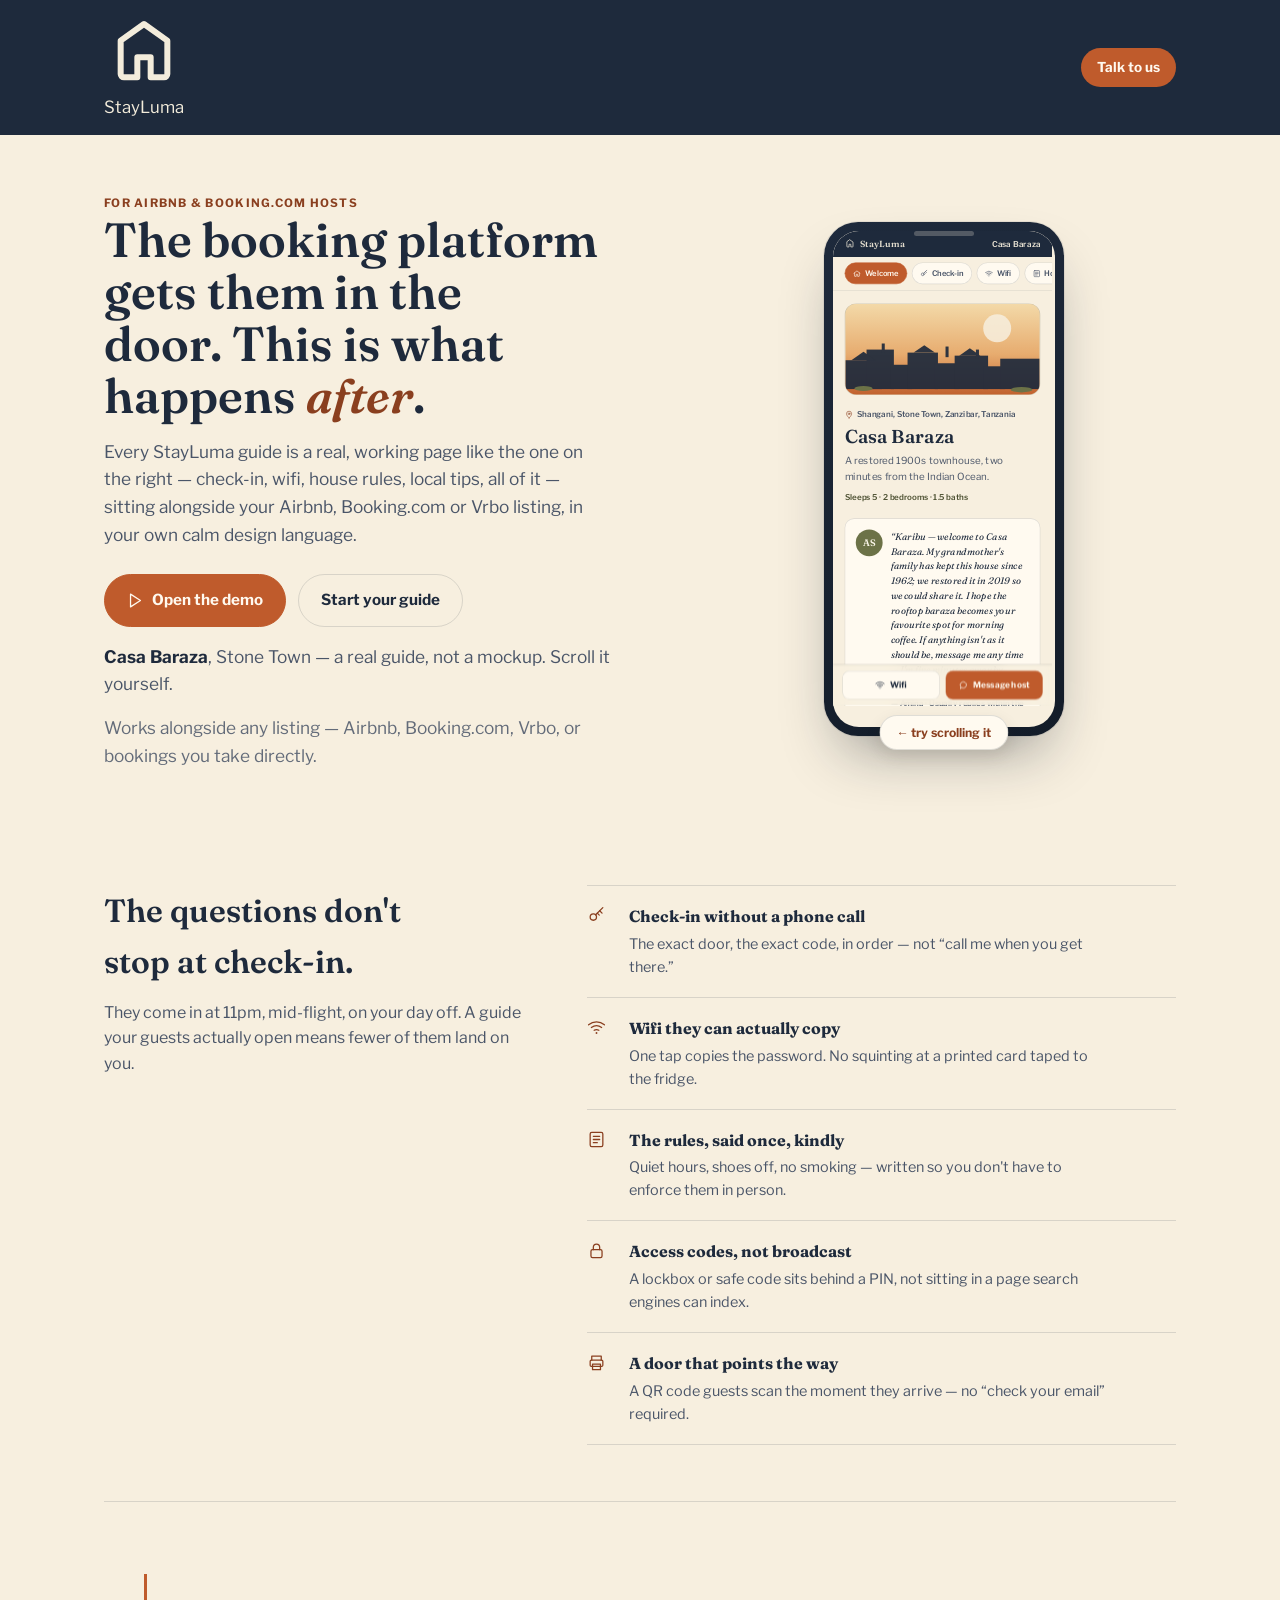
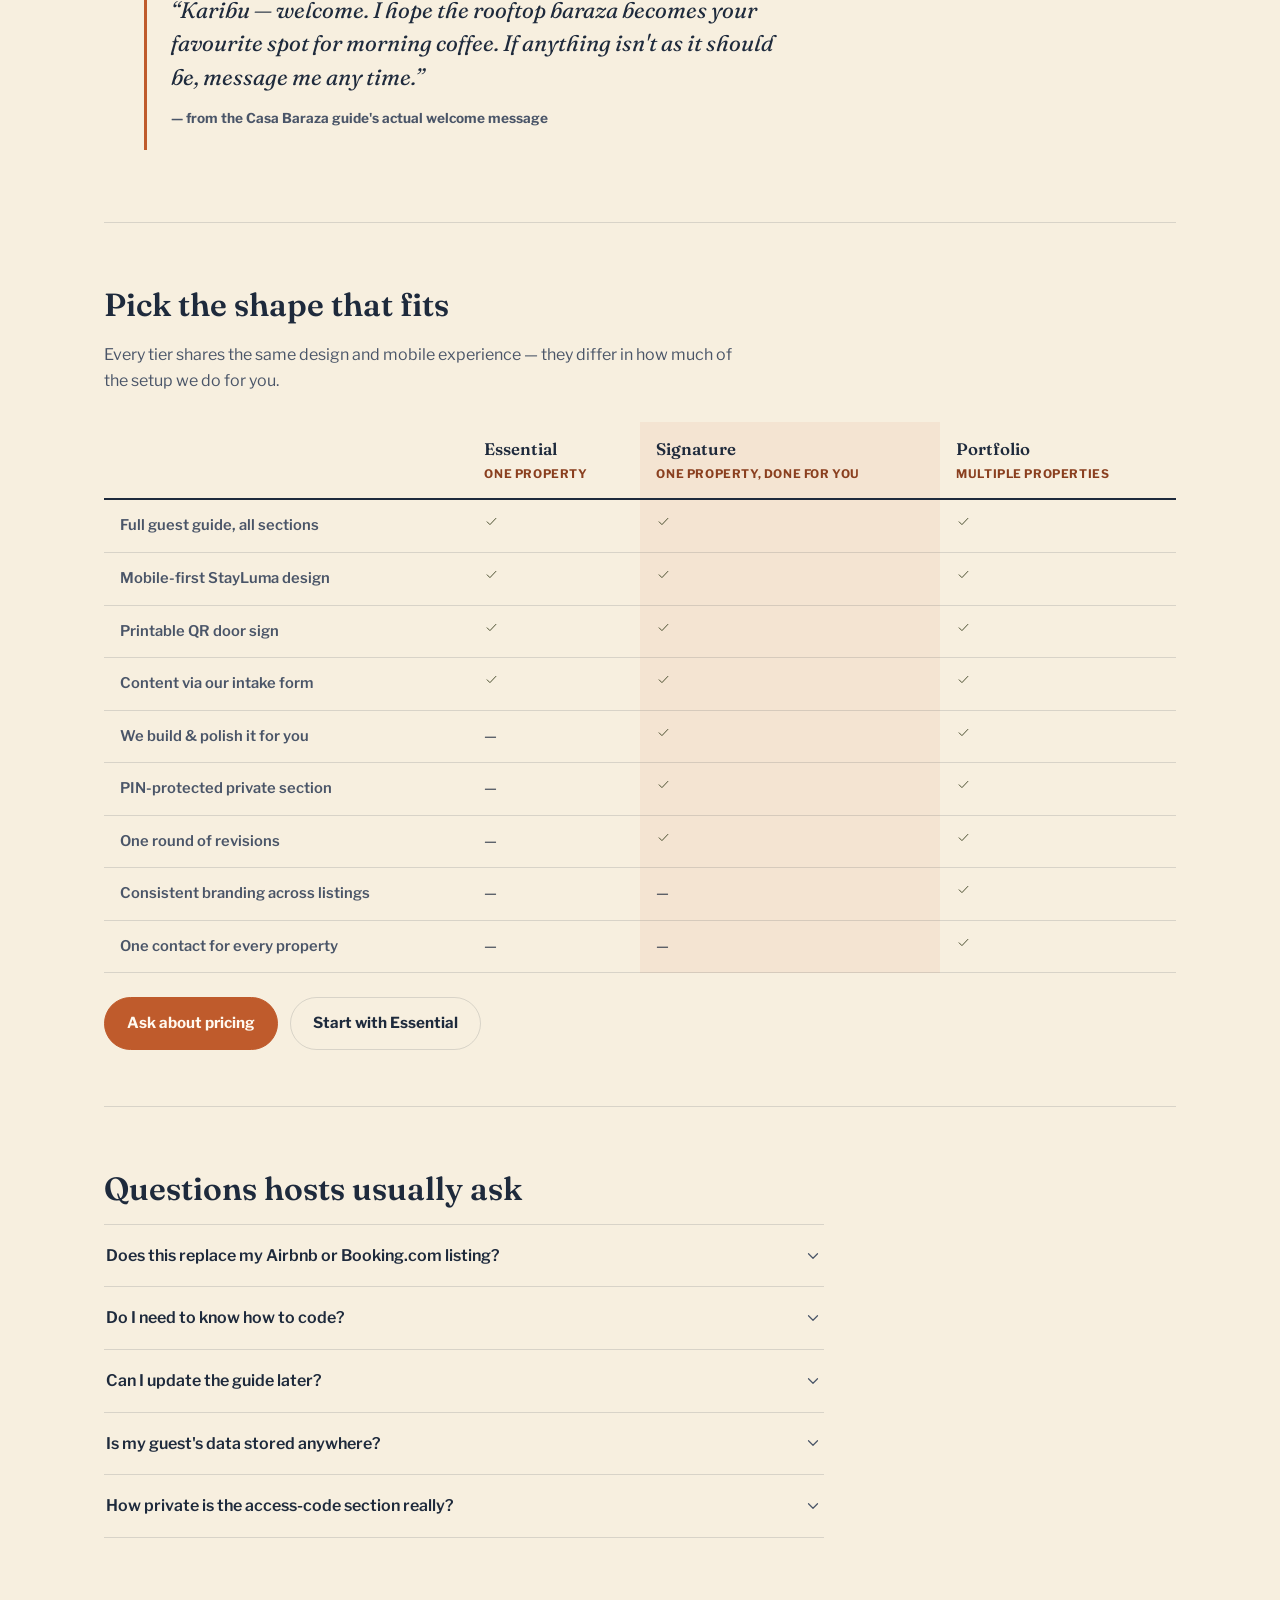
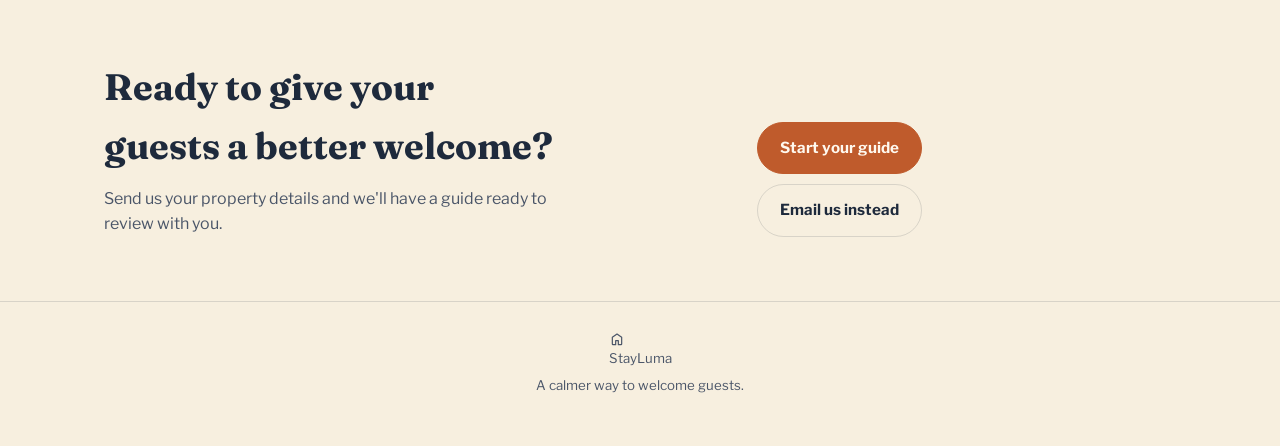
<file: index.html>
<!DOCTYPE html>
<html lang="en">
<head>
<meta charset="UTF-8" />
<meta name="viewport" content="width=device-width, initial-scale=1, viewport-fit=cover" />
<title>StayLuma</title>
<meta name="description" content="A premium digital guest guide for Airbnb, Booking.com and Vrbo hosts — everything a guest needs, in one calm, mobile-first link." />
<link rel="stylesheet" href="assets/css/tokens.css" />
<link rel="stylesheet" href="assets/css/landing.css" />
</head>
<body>

<a class="skip-link" href="#main-content">Skip to content</a>

<header class="lp-topbar">
  <div class="lp-topbar__inner">
    <span class="brandmark">
      <svg viewBox="0 0 24 24" fill="none" stroke="currentColor" stroke-width="1.8" stroke-linecap="round" stroke-linejoin="round"><path d="M12 3l7 5v10a1 1 0 0 1-1 1h-4v-6H10v6H6a1 1 0 0 1-1-1V8z"/></svg>
      StayLuma
    </span>
    <a class="lp-topbar__cta" href="mailto:stayluma2@gmail.com">Talk to us</a>
  </div>
</header>

<main class="lp-page" id="main-content">

  <section class="lp-hero">
    <div class="lp-hero__text">
      <span class="eyebrow">For Airbnb &amp; Booking.com hosts</span>
      <h1>The booking platform gets them in the door. This is what happens <em>after</em>.</h1>
      <p>Every StayLuma guide is a real, working page like the one on the right — check-in, wifi, house rules, local tips, all of it — sitting alongside your Airbnb, Booking.com or Vrbo listing, in your own calm design language.</p>
      <div class="lp-hero__ctas">
        <a class="btn btn--primary" href="demo/">
          <svg viewBox="0 0 24 24" fill="none" stroke="currentColor" stroke-width="1.8" stroke-linecap="round" stroke-linejoin="round"><path d="M5 3l14 9-14 9z"/></svg>
          Open the demo
        </a>
        <a class="btn btn--ghost" href="intake/">Start your guide</a>
      </div>
      <p class="lp-hero__meta"><strong>Casa Baraza</strong>, Stone Town — a real guide, not a mockup. Scroll it yourself.</p>
      <p class="lp-hero__platforms">Works alongside any listing — Airbnb, Booking.com, Vrbo, or bookings you take directly.</p>
    </div>

    <div class="lp-hero__visual">
      <div class="phone-frame">
        <div class="phone-frame__screen">
          <iframe src="demo/" title="Live preview of the Casa Baraza guest guide" loading="lazy"></iframe>
        </div>
      </div>
      <span class="lp-hero__tag">&larr; try scrolling it</span>
    </div>
  </section>

  <section class="lp-section" id="manifesto">
    <div class="lp-manifesto">
      <div class="lp-manifesto__lead">
        <h2>The questions don't stop at check-in.</h2>
        <p>They come in at 11pm, mid-flight, on your day off. A guide your guests actually open means fewer of them land on you.</p>
      </div>
      <div class="lp-points" id="points-list"></div>
    </div>
  </section>

  <section class="lp-section">
    <blockquote class="lp-quote">
      <p>&ldquo;Karibu — welcome. I hope the rooftop baraza becomes your favourite spot for morning coffee. If anything isn't as it should be, message me any time.&rdquo;</p>
      <cite>— from the Casa Baraza guide's actual welcome message</cite>
    </blockquote>
  </section>

  <section class="lp-section" id="packages">
    <div class="lp-manifesto__lead" style="max-width: 640px; margin-bottom: 28px;">
      <h2>Pick the shape that fits</h2>
      <p style="max-width: none;">Every tier shares the same design and mobile experience — they differ in how much of the setup we do for you.</p>
    </div>
    <div class="lp-compare-wrap">
      <table class="lp-compare" id="compare-table"></table>
    </div>
    <div class="lp-package-ctas">
      <a class="btn btn--primary" href="mailto:stayluma2@gmail.com?subject=StayLuma%20enquiry">Ask about pricing</a>
      <a class="btn btn--ghost" href="intake/">Start with Essential</a>
    </div>
  </section>

  <section class="lp-section" id="faq">
    <div class="lp-manifesto__lead" style="max-width: 640px; margin-bottom: 10px;">
      <h2>Questions hosts usually ask</h2>
    </div>
    <div class="lp-faq" id="lp-faq-list"></div>
  </section>

  <section class="lp-final">
    <div>
      <h2>Ready to give your guests a better welcome?</h2>
      <p>Send us your property details and we'll have a guide ready to review with you.</p>
    </div>
    <div class="lp-final__ctas">
      <a class="btn btn--primary" href="intake/">Start your guide</a>
      <a class="btn btn--ghost" href="mailto:stayluma2@gmail.com">Email us instead</a>
    </div>
  </section>

</main>

<footer class="lp-footer">
  <span class="brandmark">
    <svg viewBox="0 0 24 24" fill="none" stroke="currentColor" stroke-width="1.8" stroke-linecap="round" stroke-linejoin="round" width="16" height="16"><path d="M12 3l7 5v10a1 1 0 0 1-1 1h-4v-6H10v6H6a1 1 0 0 1-1-1V8z"/></svg>
    StayLuma
  </span>
  <span>A calmer way to welcome guests.</span>
</footer>

<script src="assets/js/icons.js"></script>
<script src="landing.js"></script>
</body>
</html>
</file>
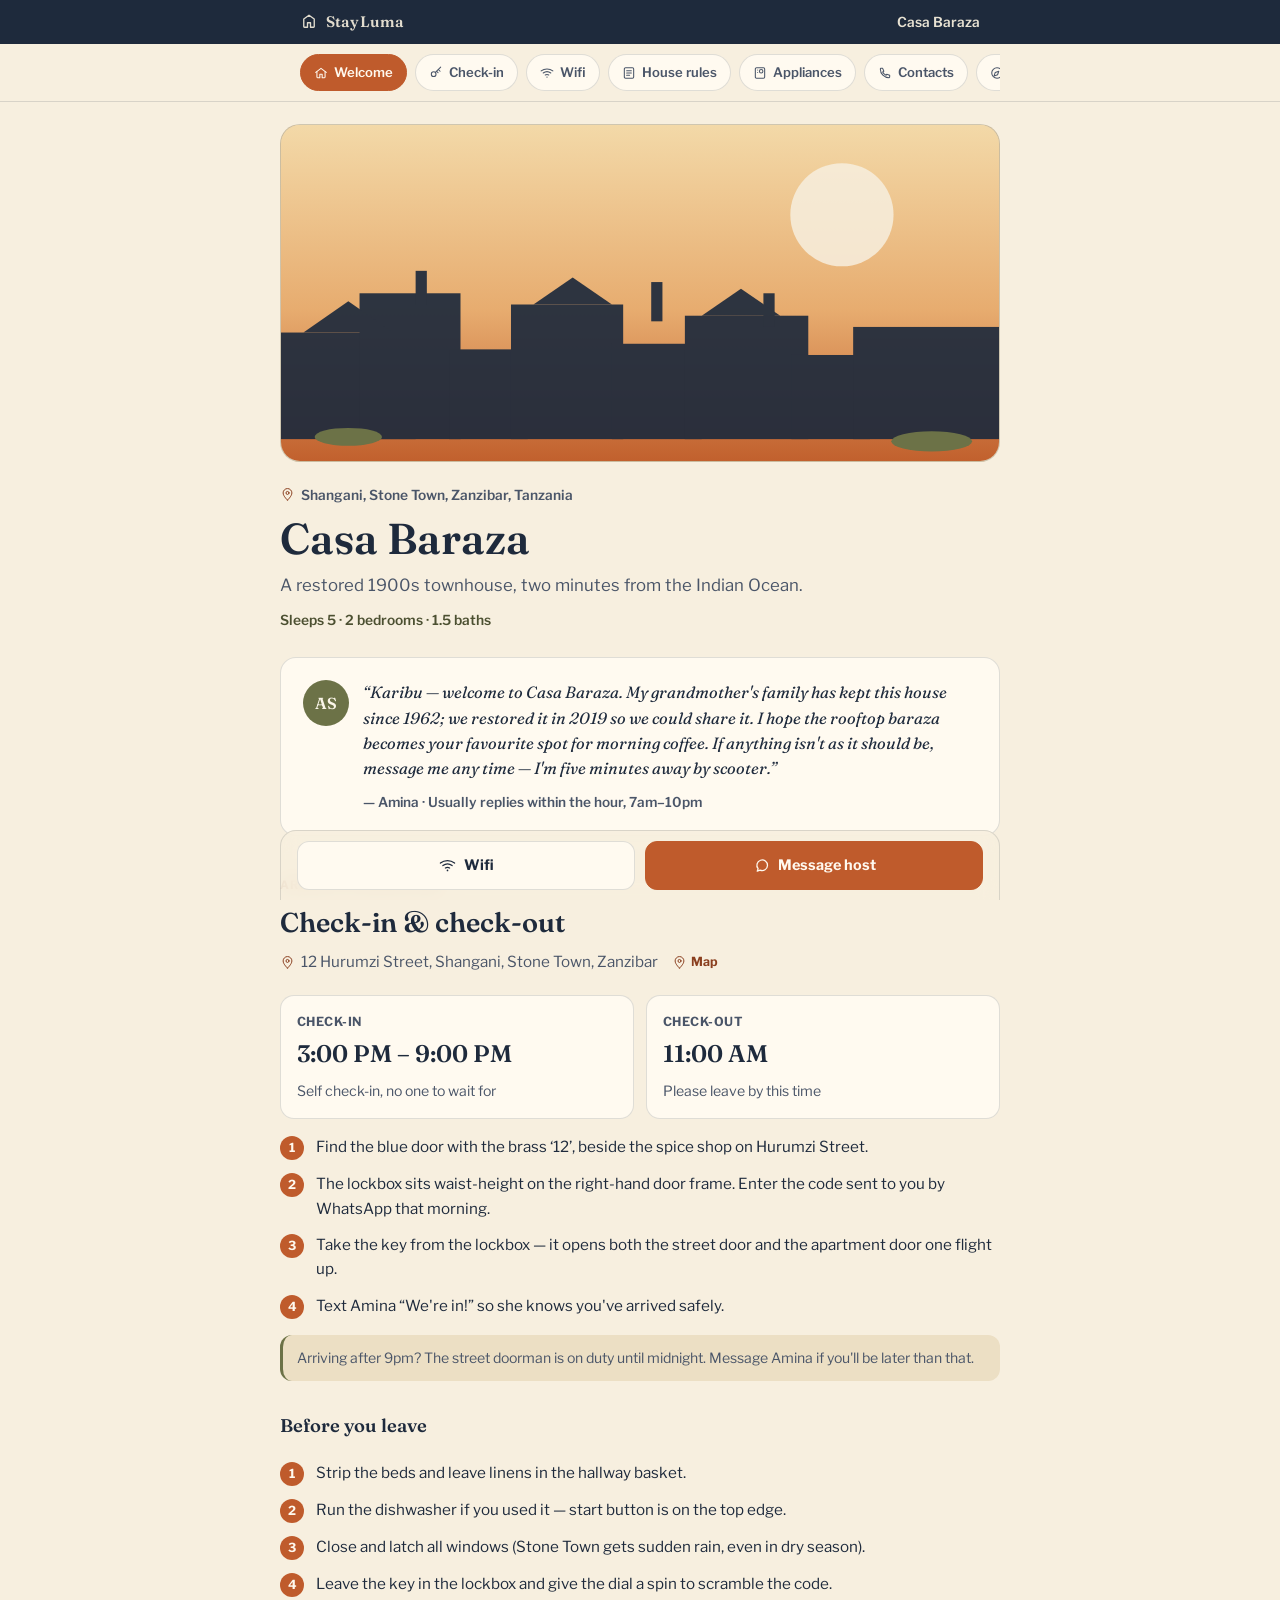
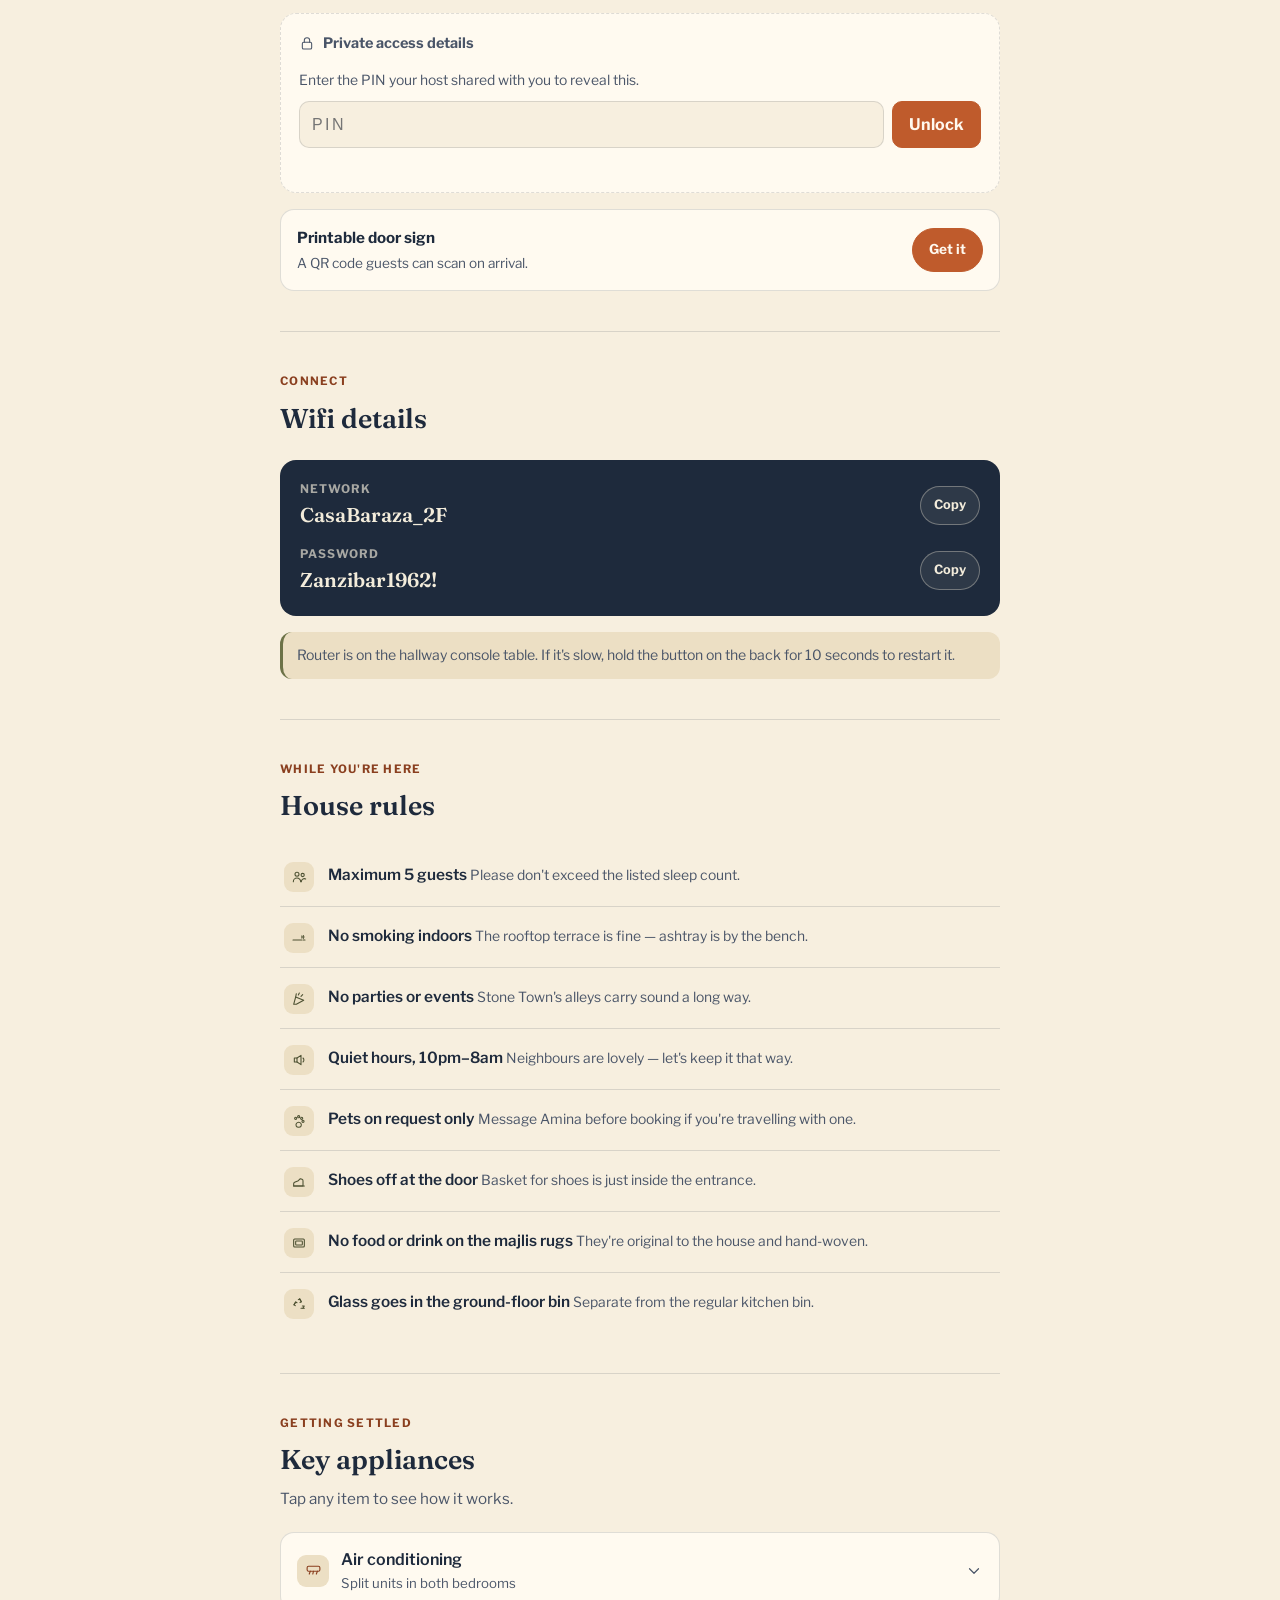
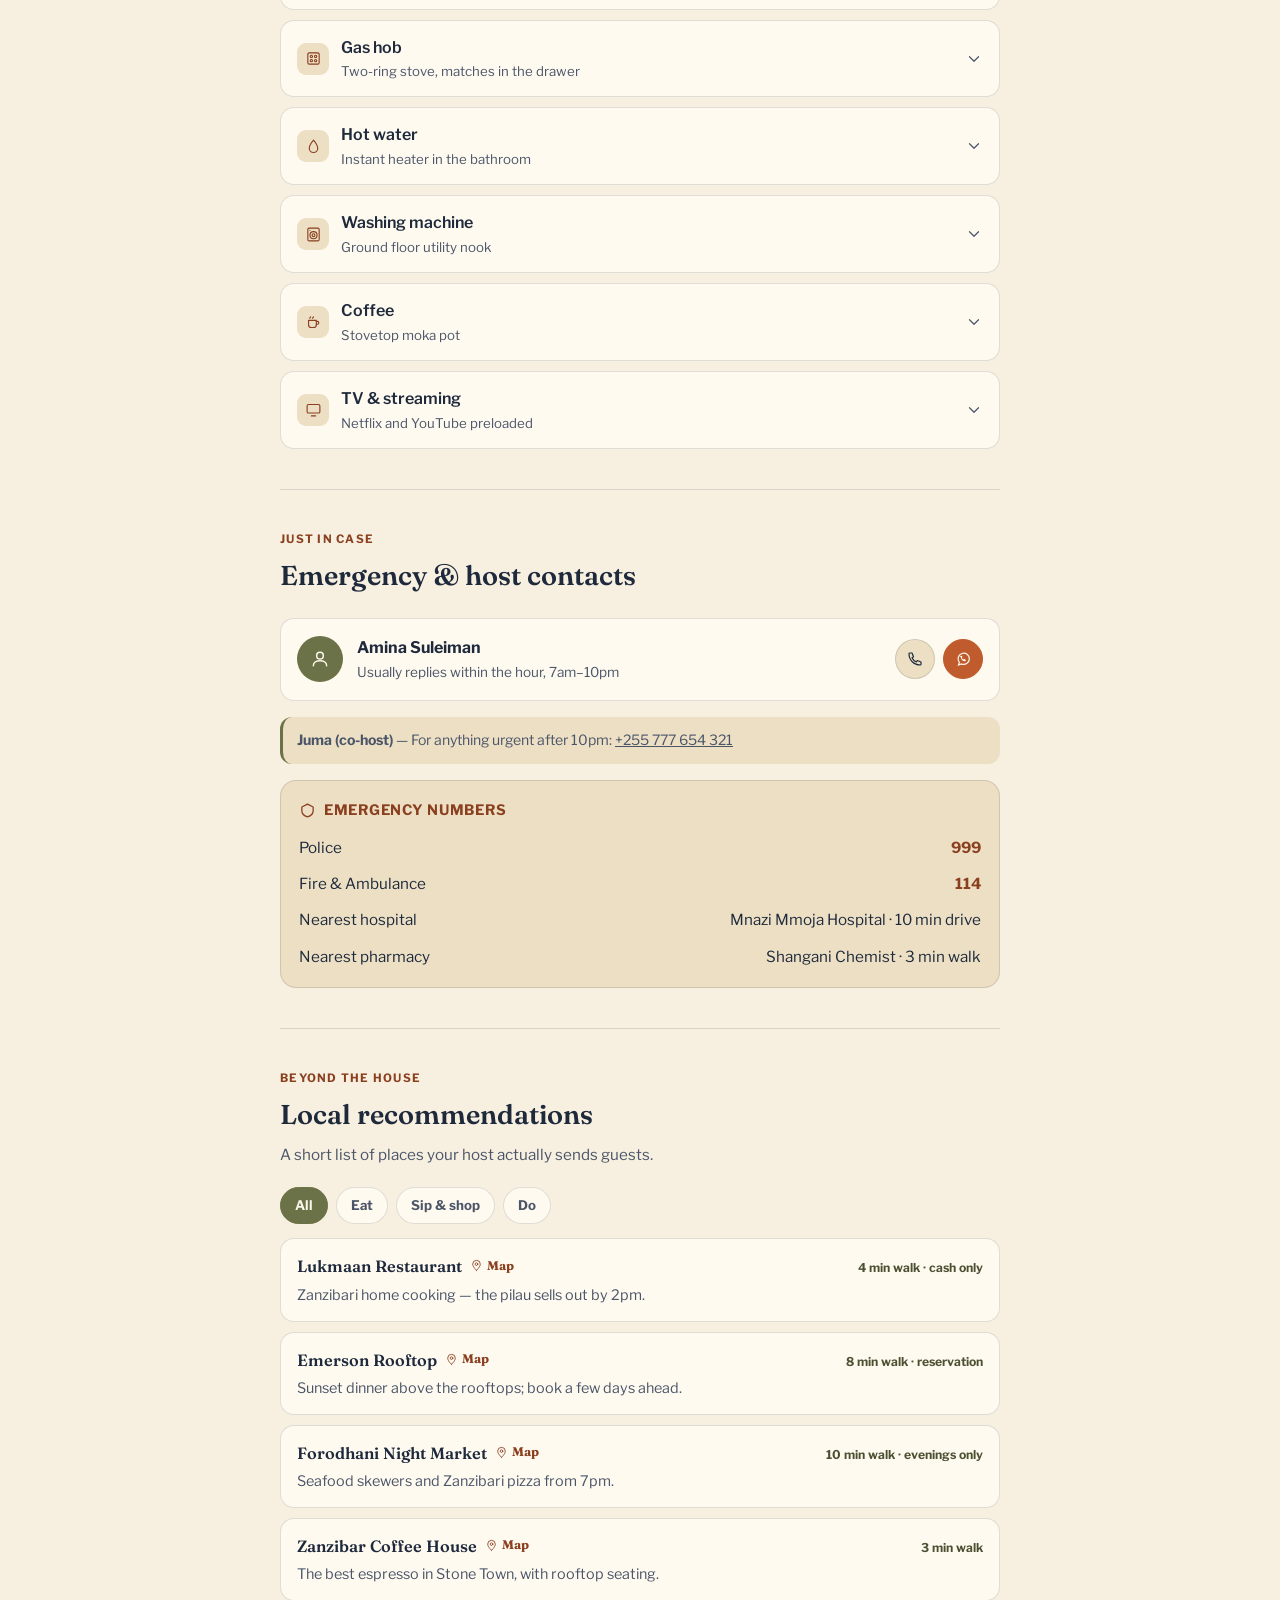
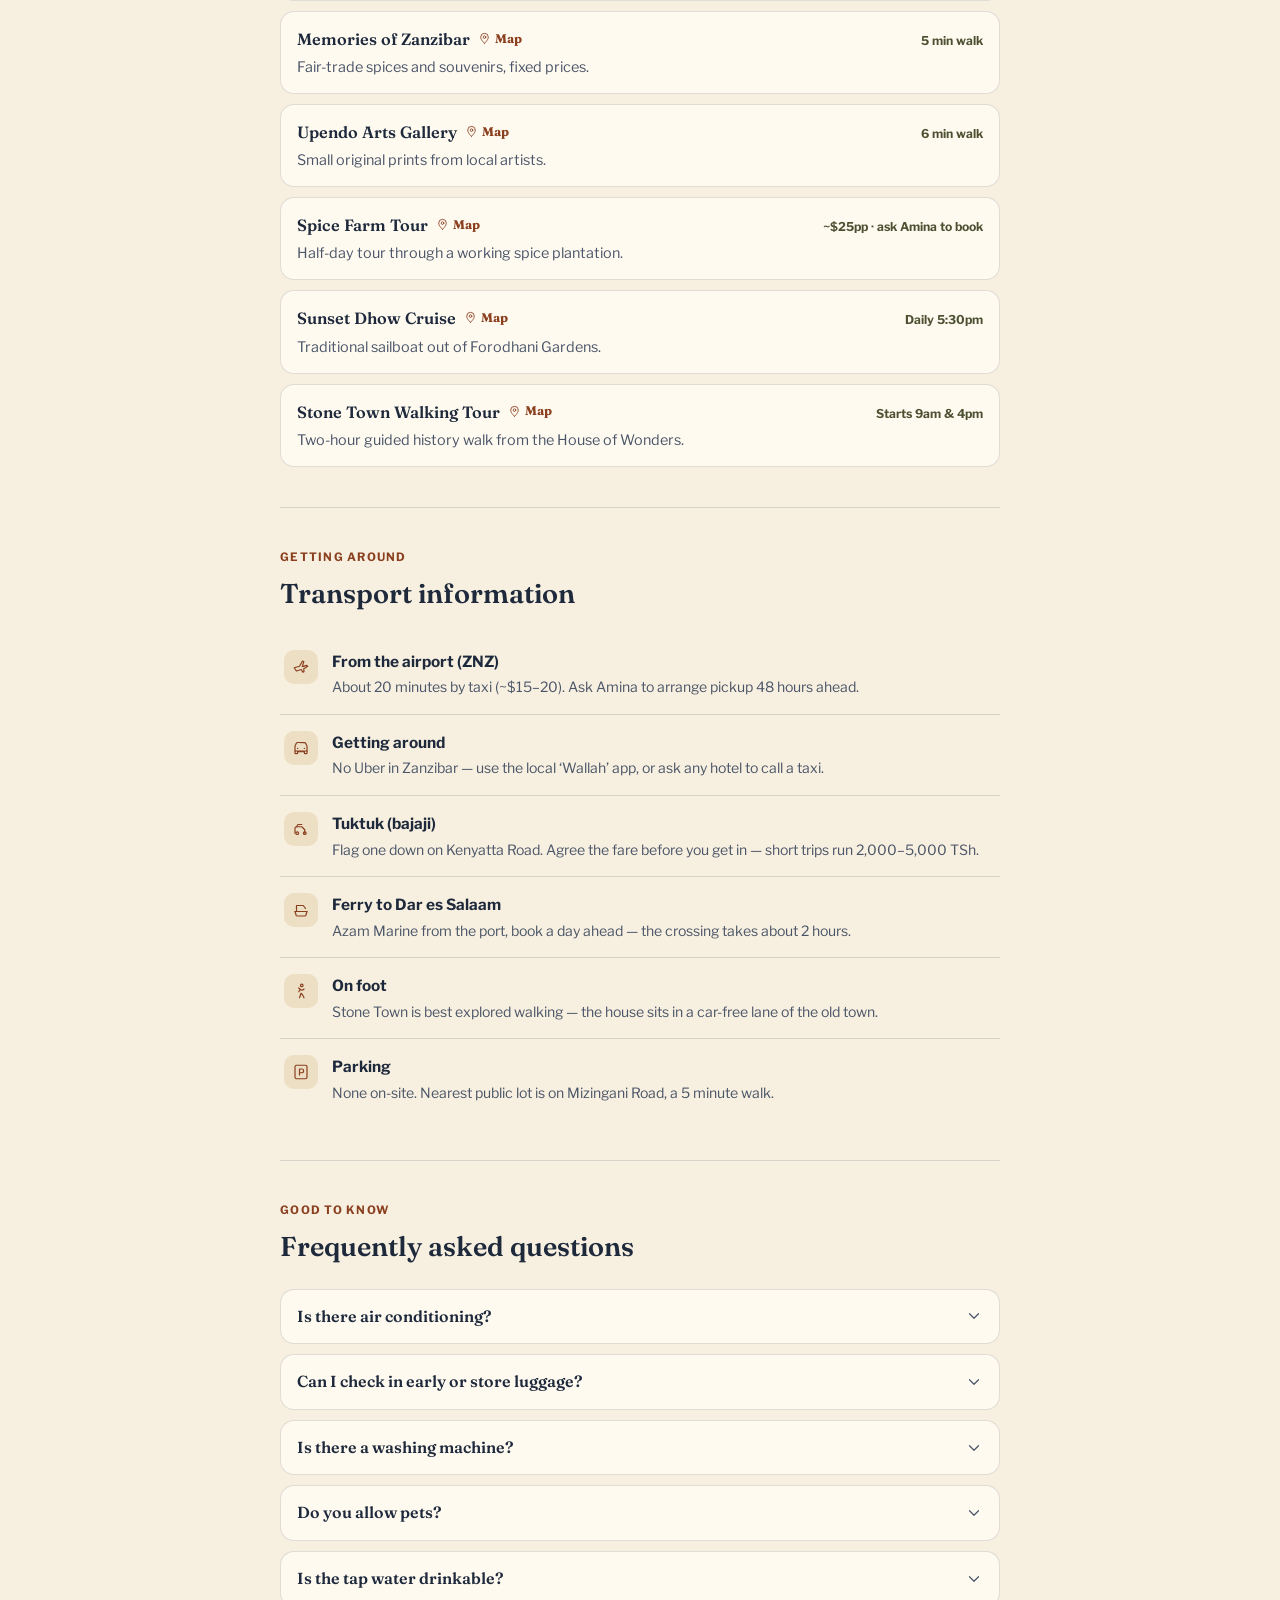
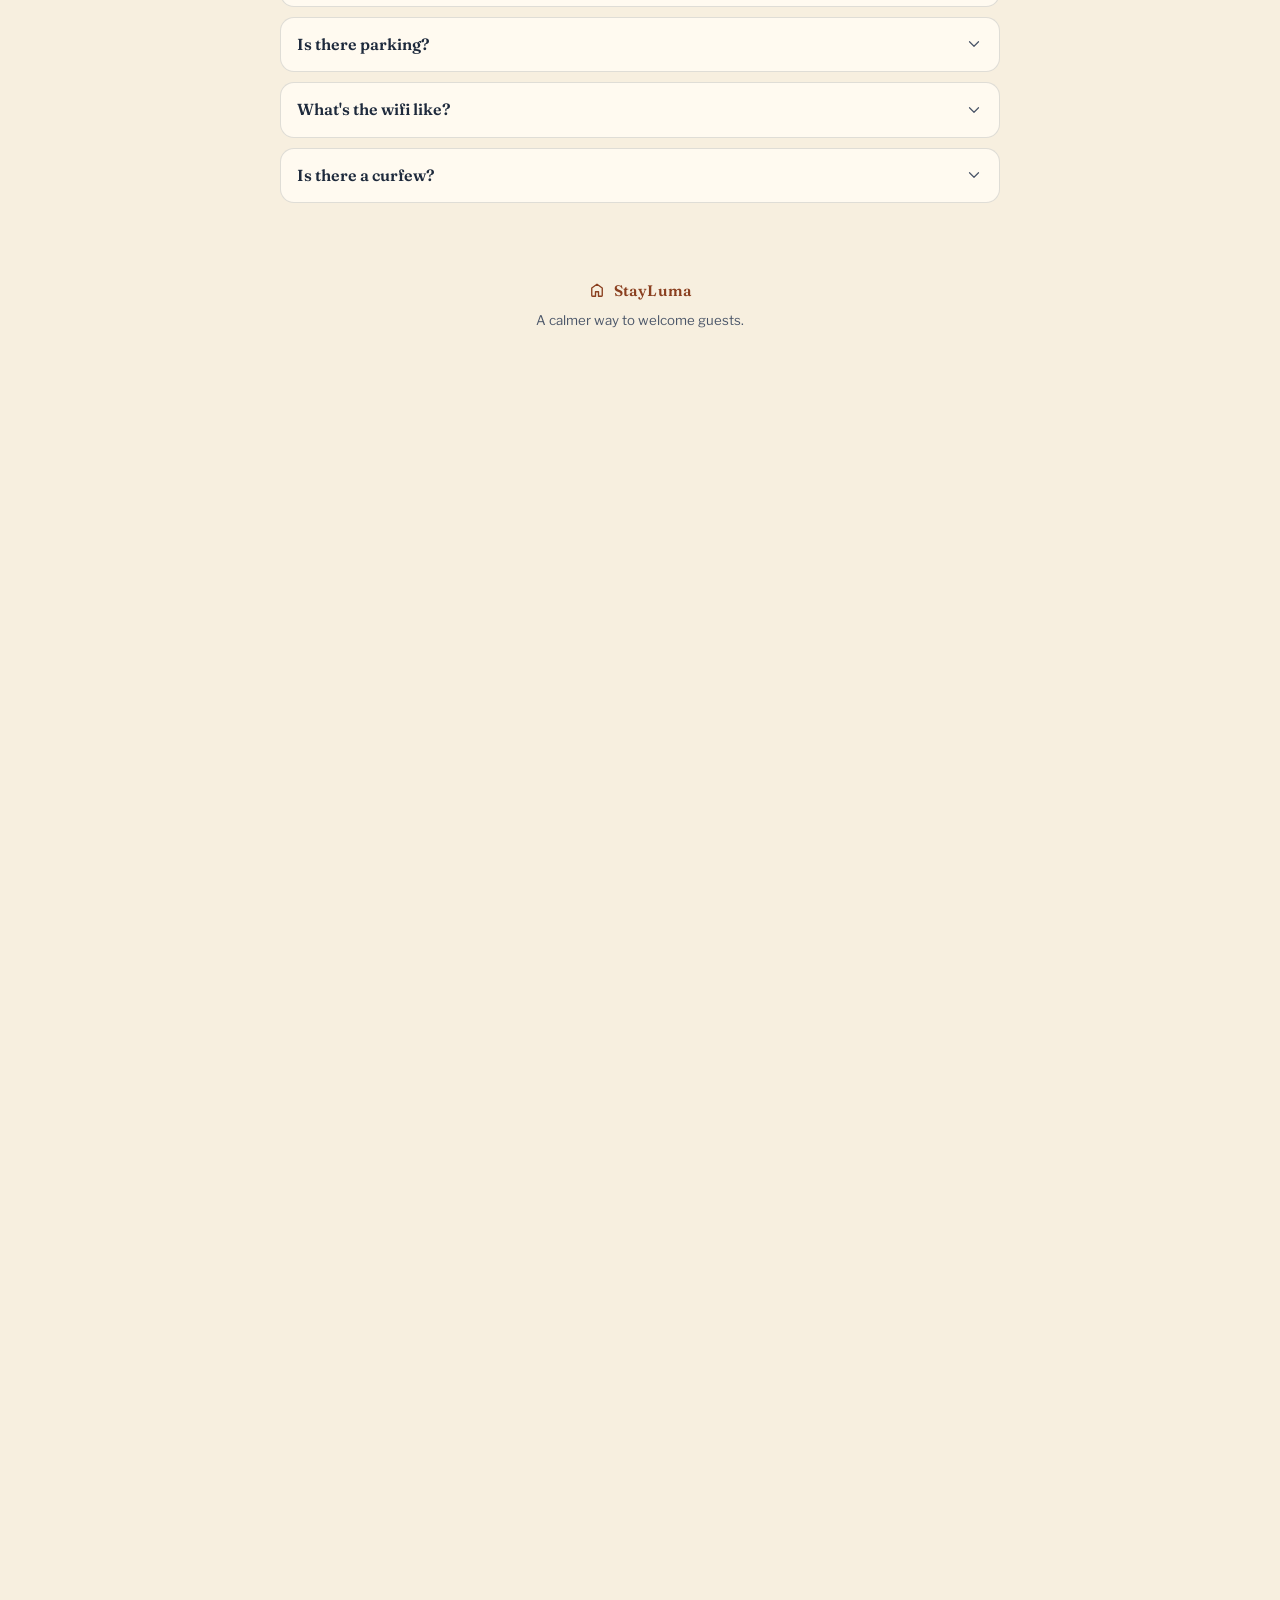
<file: demo/index.html>
<!DOCTYPE html>
<html lang="en">
<head>
<meta charset="UTF-8" />
<meta name="viewport" content="width=device-width, initial-scale=1" />
<title>StayLuma Demo</title>
<meta http-equiv="refresh" content="0; url=../properties/casa-baraza/" />
<link rel="canonical" href="../properties/casa-baraza/" />
<style>
  body { font-family: -apple-system, sans-serif; background: #f7efdf; color: #1e2a3c; display: flex; align-items: center; justify-content: center; height: 100vh; margin: 0; text-align: center; padding: 20px; }
  a { color: #8a3f1f; }
</style>
</head>
<body>
  <p>Redirecting to the demo guide&hellip; if nothing happens, <a href="../properties/casa-baraza/">click here</a>.</p>
</body>
</html>
</file>
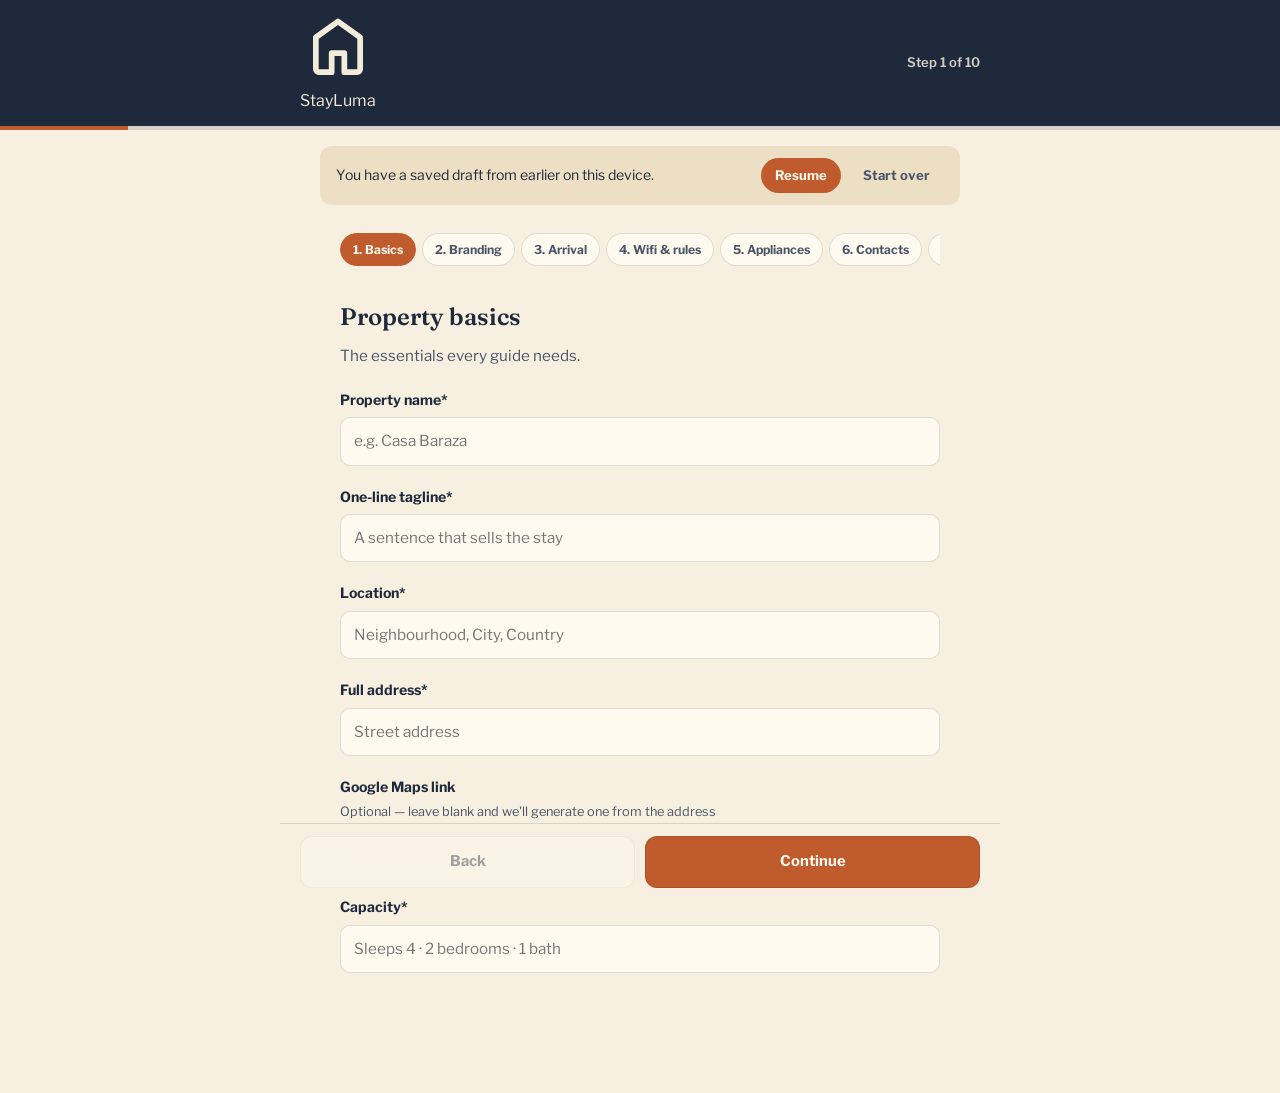
<file: intake/index.html>
<!DOCTYPE html>
<html lang="en">
<head>
<meta charset="UTF-8" />
<meta name="viewport" content="width=device-width, initial-scale=1, viewport-fit=cover" />
<title>StayLuma Intake</title>
<meta name="description" content="Tell us about your property and we'll turn it into a StayLuma guest guide." />
<link rel="stylesheet" href="../assets/css/tokens.css" />
<link rel="stylesheet" href="../assets/css/intake.css" />
</head>
<body>

<a class="skip-link" href="#ik-main">Skip to content</a>

<header class="ik-topbar">
  <div class="ik-topbar__inner">
    <span class="brandmark">
      <svg viewBox="0 0 24 24" fill="none" stroke="currentColor" stroke-width="1.8" stroke-linecap="round" stroke-linejoin="round"><path d="M12 3l7 5v10a1 1 0 0 1-1 1h-4v-6H10v6H6a1 1 0 0 1-1-1V8z"/></svg>
      StayLuma
    </span>
    <span class="ik-topbar__step" id="ik-step-label"></span>
  </div>
</header>
<div class="ik-progress"><div class="ik-progress__bar" id="ik-progress-bar"></div></div>

<div class="ik-draft-banner" id="ik-draft-banner" hidden>
  <span>You have a saved draft from earlier on this device.</span>
  <span style="display:flex; gap:8px;">
    <button type="button" id="ik-draft-resume">Resume</button>
    <button type="button" class="ghost" id="ik-draft-discard">Start over</button>
  </span>
</div>

<main class="ik-page" id="ik-main">
  <nav class="ik-stepnav" id="ik-stepnav" aria-label="Form steps"></nav>
  <form id="ik-form" novalidate>
    <div class="ik-step" id="ik-step-content"></div>
  </form>
</main>

<div class="ik-nav">
  <button type="button" class="ik-nav__back" id="ik-back">Back</button>
  <button type="button" class="ik-nav__next" id="ik-next">Continue</button>
</div>

<script src="../assets/js/icons.js"></script>
<script src="intake.js"></script>
</body>
</html>
</file>
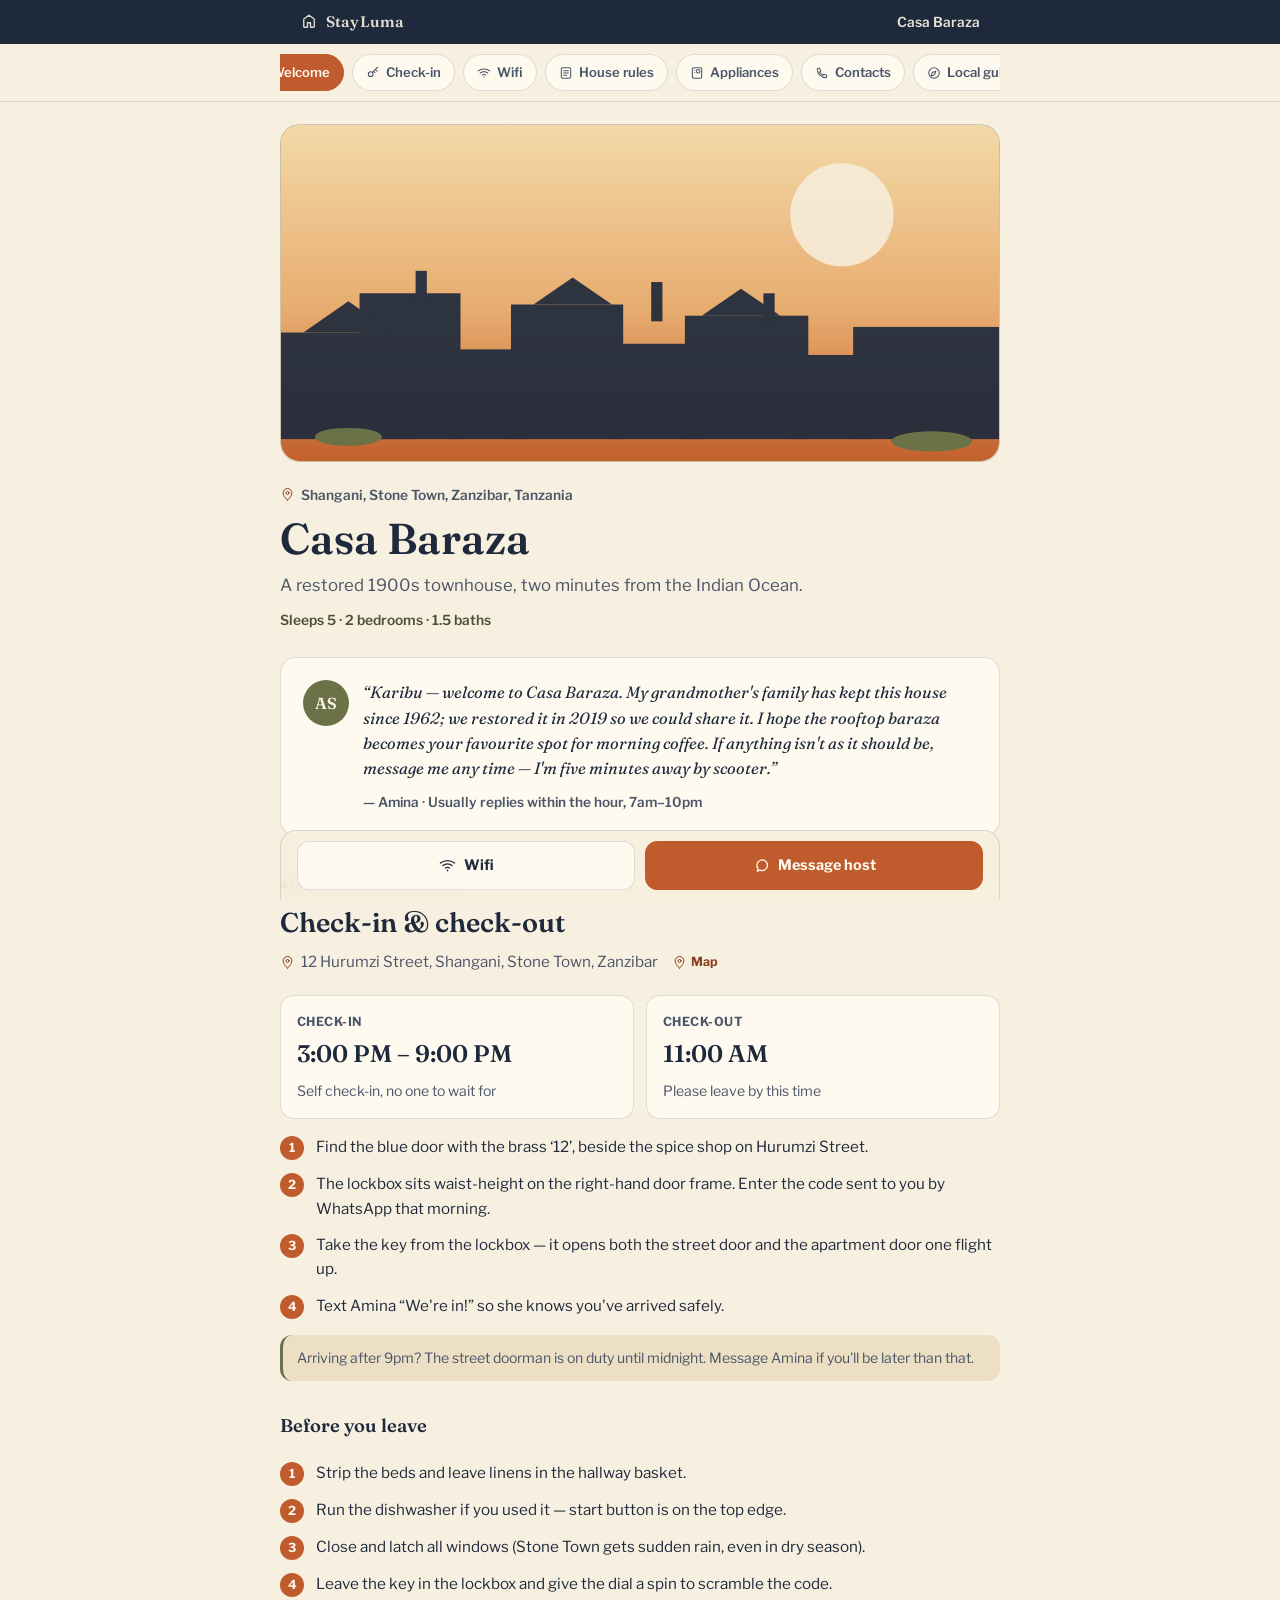
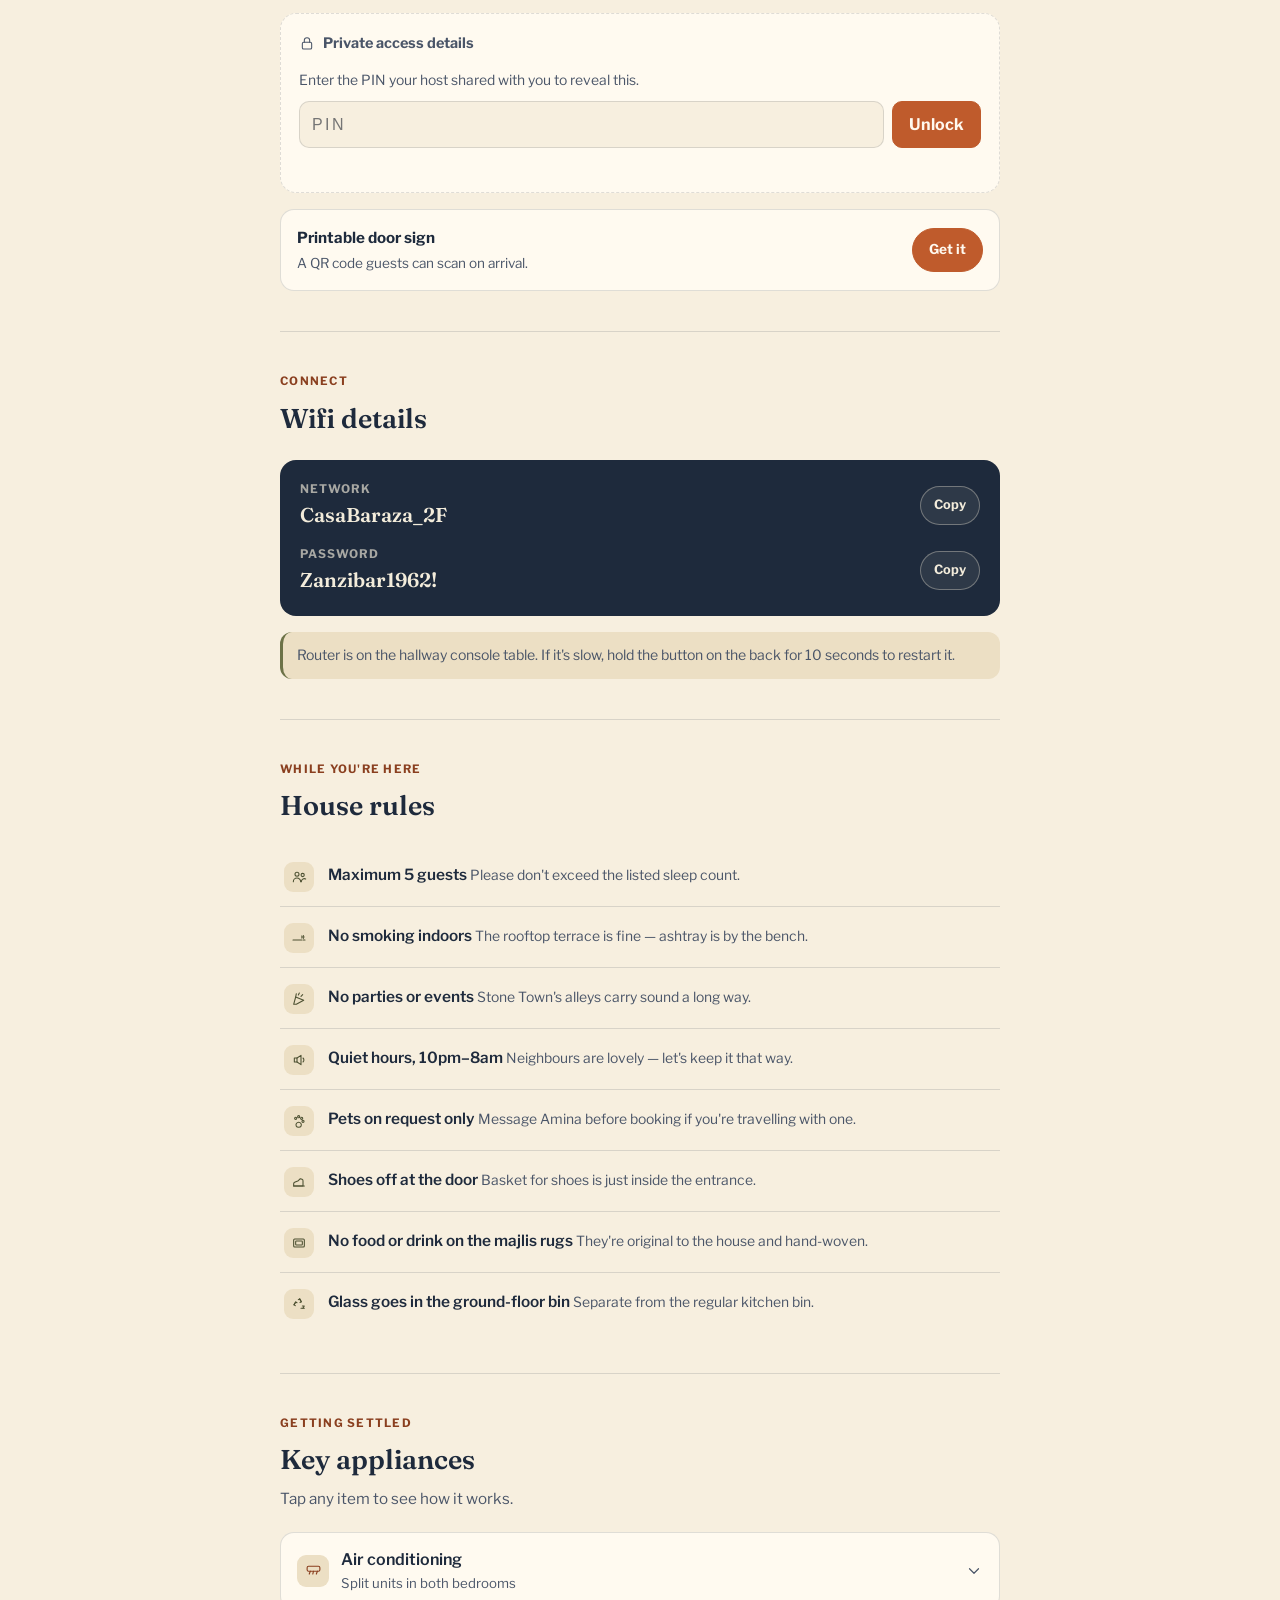
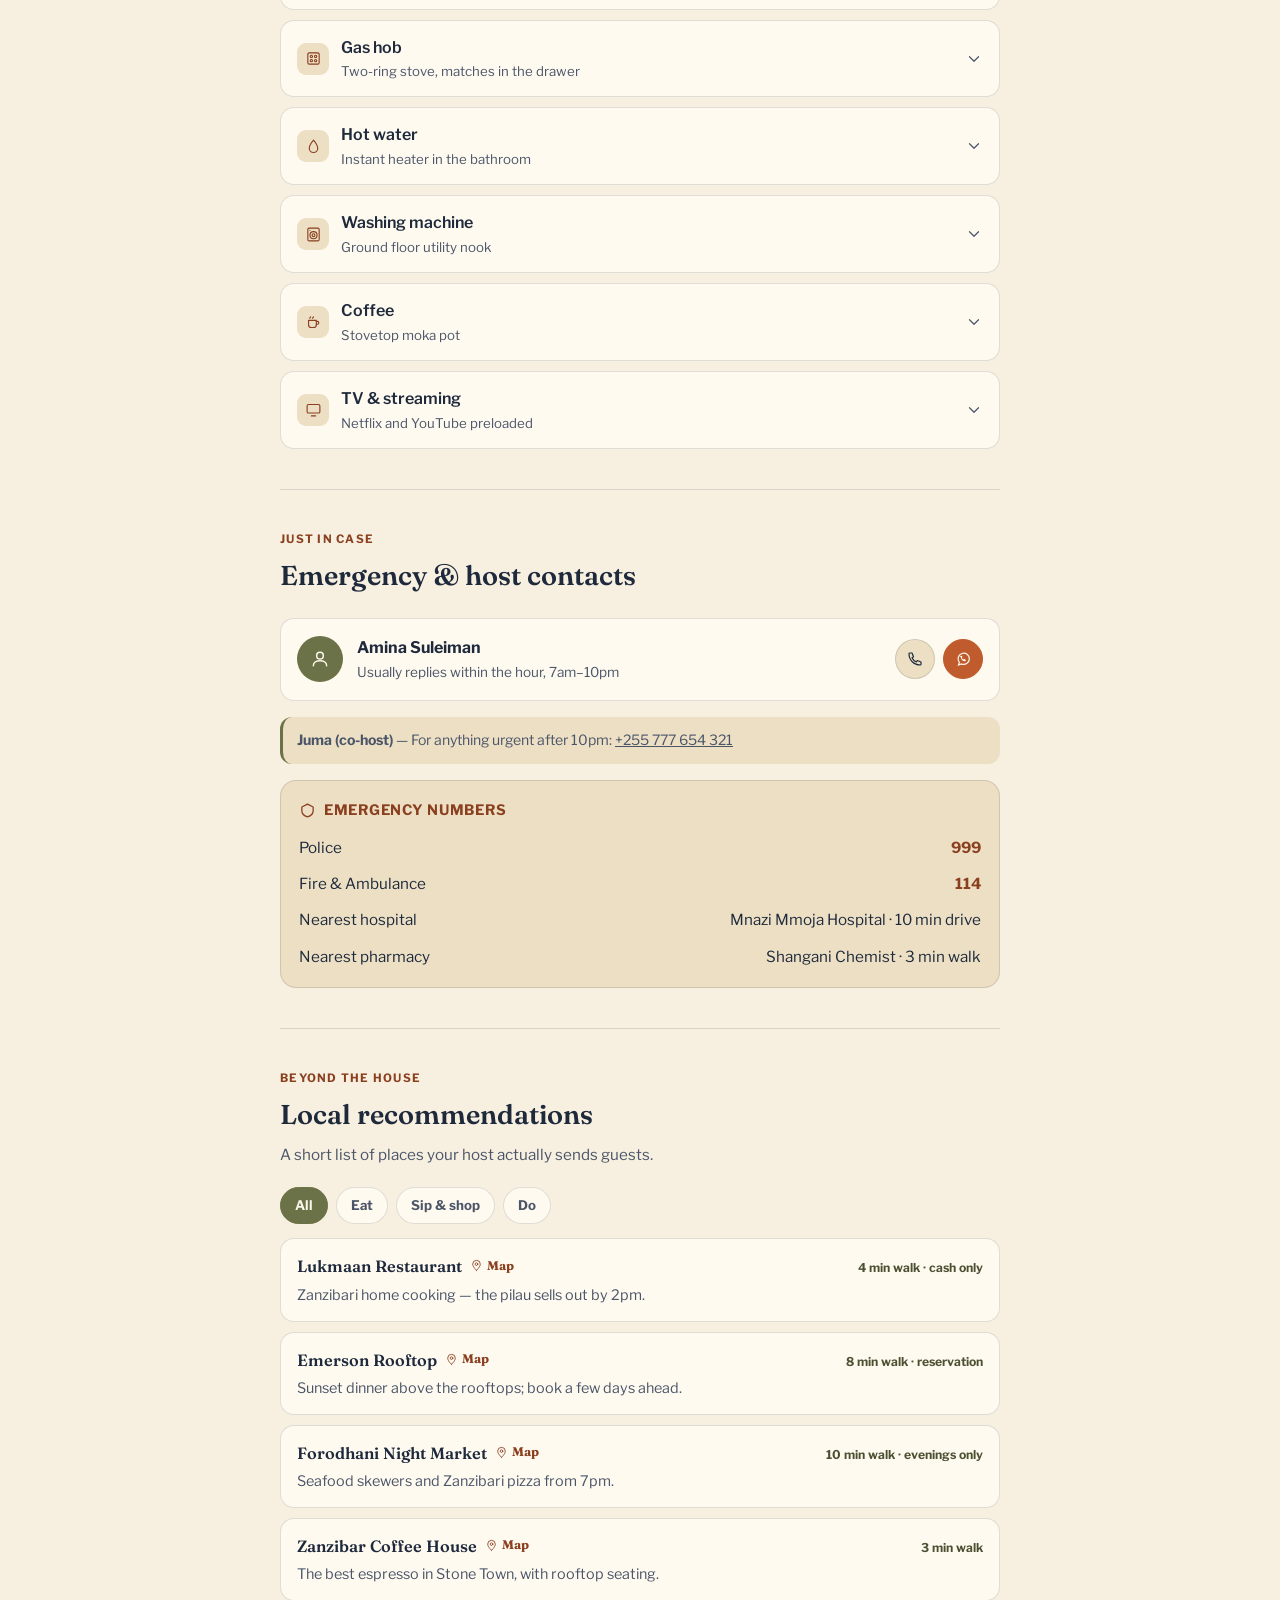
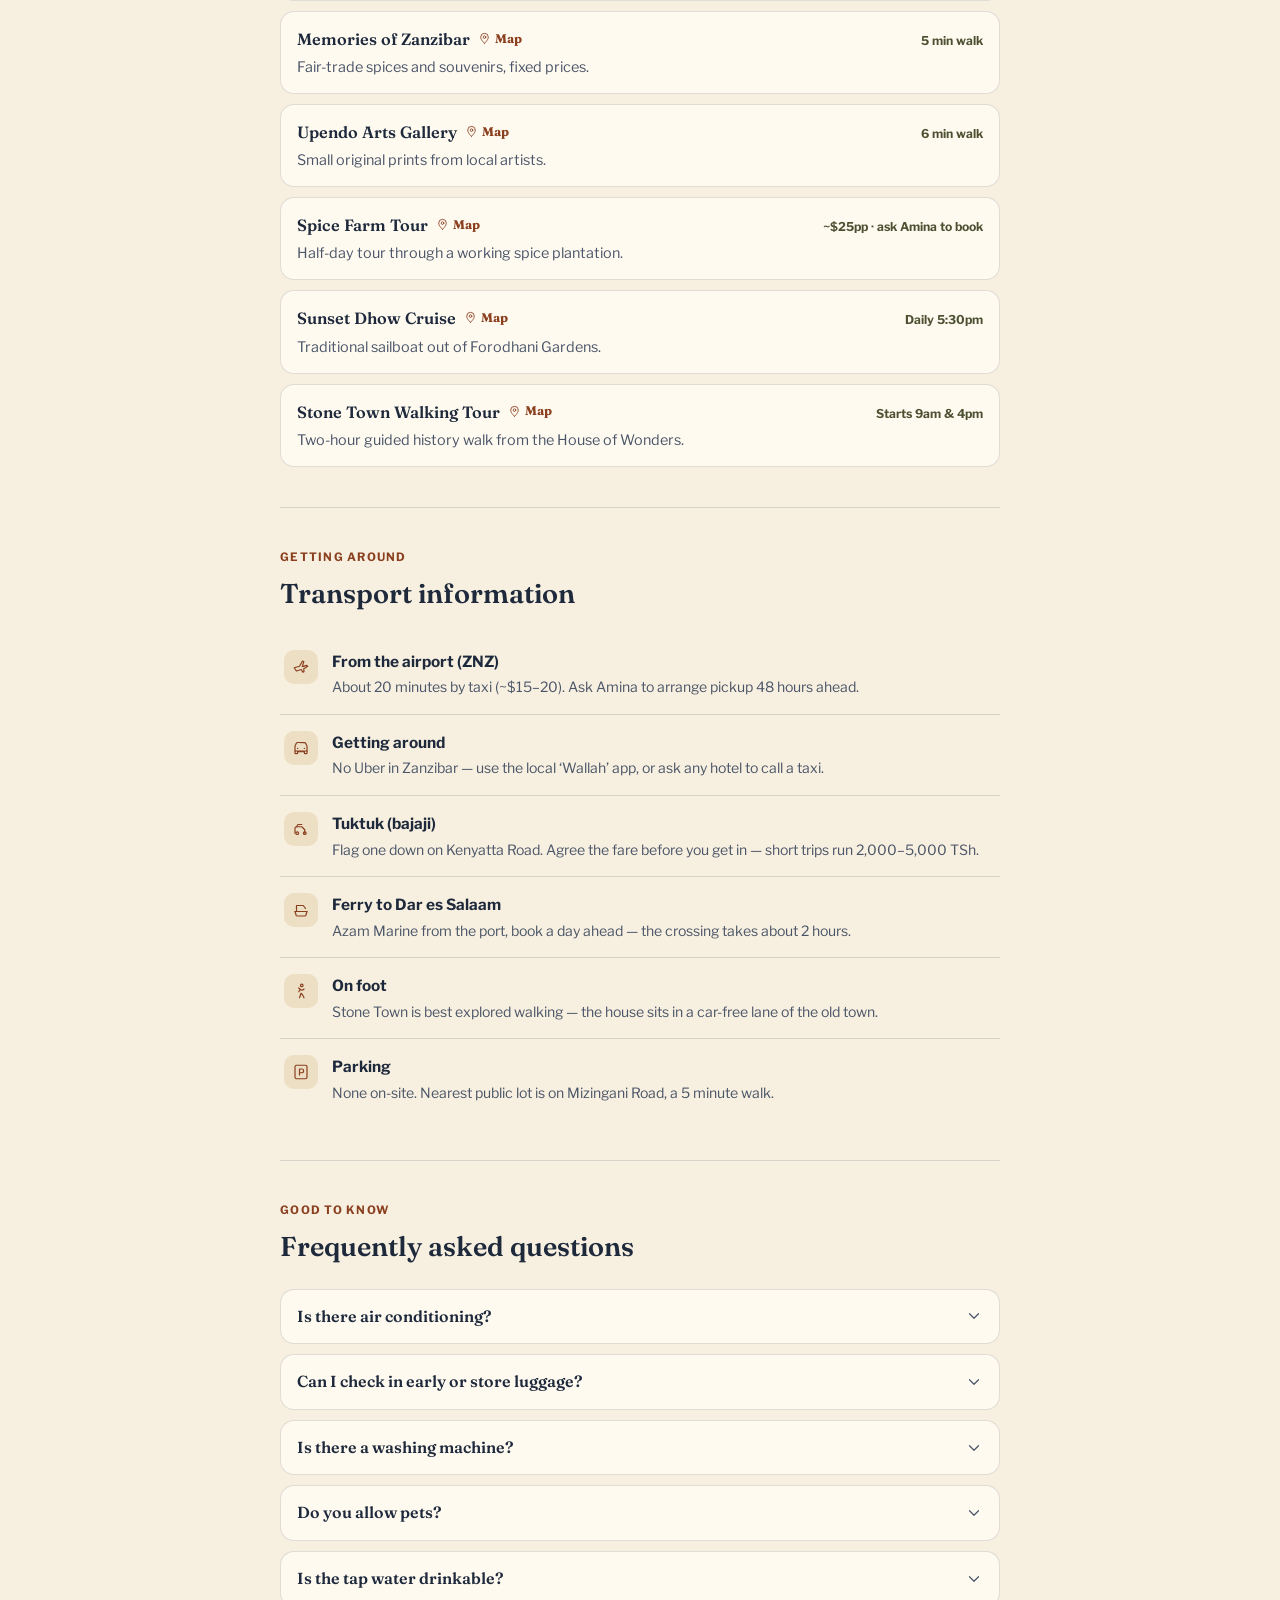
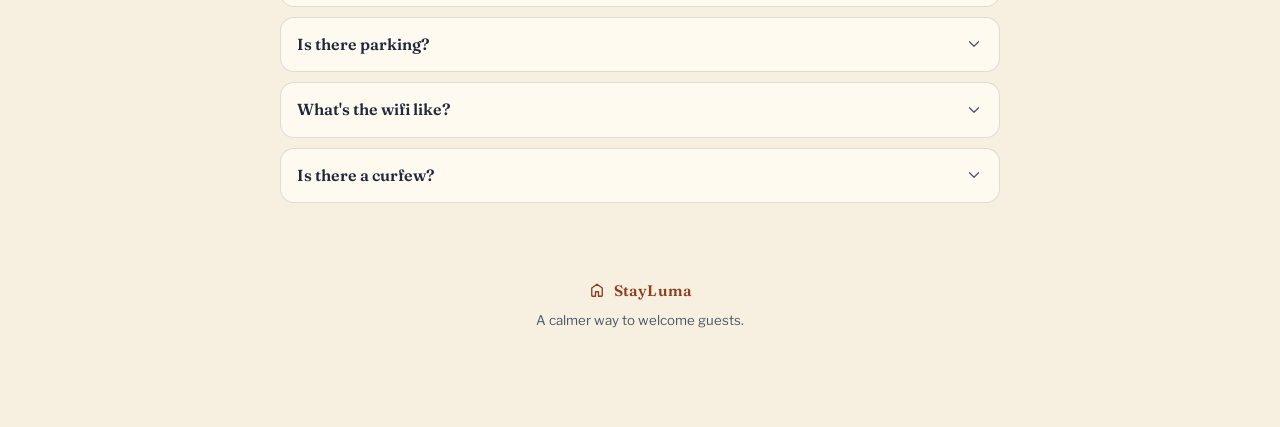
<file: properties/casa-baraza/index.html>
<!DOCTYPE html>
<html lang="en">
<head>
<meta charset="UTF-8" />
<meta name="viewport" content="width=device-width, initial-scale=1, viewport-fit=cover" />
<title>Casa Baraza Guide</title>
<meta name="description" content="A mobile-first digital guest guide for a Stone Town townhouse — check-in, wifi, house rules, local recommendations and transport, all in one link." />
<link rel="stylesheet" href="../../assets/css/tokens.css" />
<link rel="stylesheet" href="../../assets/css/guide.css" />
</head>
<body>

<a class="skip-link" href="#main-content">Skip to content</a>

<header class="topbar">
  <div class="topbar__inner">
    <span class="brandmark">
      <svg viewBox="0 0 24 24" fill="none" stroke="currentColor" stroke-width="1.8" stroke-linecap="round" stroke-linejoin="round"><path d="M12 3l7 5v10a1 1 0 0 1-1 1h-4v-6H10v6H6a1 1 0 0 1-1-1V8z"/></svg>
      StayLuma
    </span>
    <span class="topbar__property" id="topbar-property"></span>
  </div>
</header>

<nav class="sectionnav" id="section-nav" aria-label="Guide sections">
  <div class="sectionnav__scroll">
    <button class="navpill" type="button" data-target="sec-welcome"><svg viewBox="0 0 24 24" fill="none" stroke="currentColor" stroke-width="1.8" stroke-linecap="round" stroke-linejoin="round"><path d="M3 11l9-7 9 7"/><path d="M5 10v9a1 1 0 0 0 1 1h4v-6h4v6h4a1 1 0 0 0 1-1v-9"/></svg>Welcome</button>
    <button class="navpill" type="button" data-target="sec-checkinout"><svg viewBox="0 0 24 24" fill="none" stroke="currentColor" stroke-width="1.8" stroke-linecap="round" stroke-linejoin="round"><circle cx="8" cy="14" r="4"/><path d="M11 11l9-9"/><path d="M16 6l3 3"/><path d="M13 9l2.5 2.5"/></svg>Check-in</button>
    <button class="navpill" type="button" data-target="sec-wifi"><svg viewBox="0 0 24 24" fill="none" stroke="currentColor" stroke-width="1.8" stroke-linecap="round" stroke-linejoin="round"><path d="M2 8.5a16 16 0 0 1 20 0"/><path d="M5.5 12a11 11 0 0 1 13 0"/><path d="M9 15.5a6 6 0 0 1 6 0"/><circle cx="12" cy="19" r="1.2" fill="currentColor" stroke="none"/></svg>Wifi</button>
    <button class="navpill" type="button" data-target="sec-rules"><svg viewBox="0 0 24 24" fill="none" stroke="currentColor" stroke-width="1.8" stroke-linecap="round" stroke-linejoin="round"><rect x="4" y="3" width="16" height="18" rx="2"/><path d="M8 8h8"/><path d="M8 12h8"/><path d="M8 16h5"/></svg>House rules</button>
    <button class="navpill" type="button" data-target="sec-appliances"><svg viewBox="0 0 24 24" fill="none" stroke="currentColor" stroke-width="1.8" stroke-linecap="round" stroke-linejoin="round"><rect x="4" y="3" width="16" height="18" rx="2"/><path d="M8 7h.01"/><path d="M8 11h.01"/><circle cx="14" cy="9" r="3"/></svg>Appliances</button>
    <button class="navpill" type="button" data-target="sec-emergency"><svg viewBox="0 0 24 24" fill="none" stroke="currentColor" stroke-width="1.8" stroke-linecap="round" stroke-linejoin="round"><path d="M4 5a1 1 0 0 1 1-1h3l2 5-2 1.2a12 12 0 0 0 5.8 5.8L15 14l5 2v3a1 1 0 0 1-1 1C10.5 20 4 13.5 4 5z"/></svg>Contacts</button>
    <button class="navpill" type="button" data-target="sec-guide"><svg viewBox="0 0 24 24" fill="none" stroke="currentColor" stroke-width="1.8" stroke-linecap="round" stroke-linejoin="round"><circle cx="12" cy="12" r="9"/><path d="M15 9l-2 6-6 2 2-6z"/></svg>Local guide</button>
    <button class="navpill" type="button" data-target="sec-transport"><svg viewBox="0 0 24 24" fill="none" stroke="currentColor" stroke-width="1.8" stroke-linecap="round" stroke-linejoin="round"><path d="M4 16V8a2 2 0 0 1 2-2h6l4 4h2a2 2 0 0 1 2 2v4"/><circle cx="7.5" cy="16.5" r="1.7"/><circle cx="17.5" cy="16.5" r="1.7"/></svg>Transport</button>
    <button class="navpill" type="button" data-target="sec-faq"><svg viewBox="0 0 24 24" fill="none" stroke="currentColor" stroke-width="1.8" stroke-linecap="round" stroke-linejoin="round"><circle cx="12" cy="12" r="9"/><path d="M9.5 9a2.5 2.5 0 0 1 5 0c0 1.7-2.2 2-2.2 3.8"/><path d="M12 16.5h.01"/></svg>FAQ</button>
  </div>
</nav>

<main class="page" id="main-content">

  <section class="hero" id="sec-welcome">
    <div class="hero__art" id="hero-art"></div>
    <div class="hero__body">
      <div class="hero__location" id="hero-location"></div>
      <h1 id="hero-title"></h1>
      <p class="hero__tagline" id="hero-tagline"></p>
      <p class="hero__meta" id="hero-meta"></p>
    </div>

    <div class="hostcard">
      <span class="hostcard__avatar" id="host-initials"></span>
      <div>
        <p class="hostcard__quote">&ldquo;<span id="host-quote"></span>&rdquo;</p>
        <p class="hostcard__byline" id="host-byline"></p>
      </div>
    </div>
  </section>

  <section class="section" id="sec-checkinout">
    <div class="section__head">
      <span class="eyebrow">Arrival &amp; departure</span>
      <h2>Check-in &amp; check-out</h2>
      <p id="property-address"></p>
    </div>

    <div class="grid-2">
      <div class="infocard">
        <div class="infocard__label">Check-in</div>
        <div class="infocard__value" id="checkin-window"></div>
        <div class="infocard__sub" id="checkin-sub"></div>
      </div>
      <div class="infocard">
        <div class="infocard__label">Check-out</div>
        <div class="infocard__value" id="checkout-time"></div>
        <div class="infocard__sub" id="checkout-sub"></div>
      </div>
    </div>

    <ol class="steps" id="checkin-steps"></ol>
    <p class="note" id="checkin-late-note"></p>

    <div class="section__head" style="margin-top:30px;">
      <h2 style="font-size:1.15rem;">Before you leave</h2>
    </div>
    <ol class="steps" id="checkout-steps"></ol>

    <div id="private-section" hidden></div>

    <div class="qr-card">
      <div class="qr-card__text">
        <div class="qr-card__title">Printable door sign</div>
        <div class="qr-card__sub">A QR code guests can scan on arrival.</div>
      </div>
      <a class="qr-card__btn" href="qr.html">Get it</a>
    </div>
  </section>

  <section class="section" id="sec-wifi">
    <div class="section__head">
      <span class="eyebrow">Connect</span>
      <h2>Wifi details</h2>
    </div>
    <div class="wificard">
      <div class="wifirow">
        <div>
          <div class="wifirow__label">Network</div>
          <div class="wifirow__value" id="wifi-network"></div>
        </div>
        <button class="copybtn" type="button" data-copy-target="wifi-network">Copy</button>
      </div>
      <div class="wifirow">
        <div>
          <div class="wifirow__label">Password</div>
          <div class="wifirow__value" id="wifi-password"></div>
        </div>
        <button class="copybtn" type="button" data-copy-target="wifi-password">Copy</button>
      </div>
    </div>
    <p class="note" id="wifi-note"></p>
  </section>

  <section class="section" id="sec-rules">
    <div class="section__head">
      <span class="eyebrow">While you're here</span>
      <h2>House rules</h2>
    </div>
    <ul class="rules" id="rules-list"></ul>
  </section>

  <section class="section" id="sec-appliances">
    <div class="section__head">
      <span class="eyebrow">Getting settled</span>
      <h2>Key appliances</h2>
      <p>Tap any item to see how it works.</p>
    </div>
    <div class="accordion" id="appliances-list"></div>
  </section>

  <section class="section" id="sec-emergency">
    <div class="section__head">
      <span class="eyebrow">Just in case</span>
      <h2>Emergency &amp; host contacts</h2>
    </div>

    <div class="hostcontact">
      <span class="hostcard__avatar" id="host-avatar-2">
        <svg viewBox="0 0 24 24" fill="none" stroke="currentColor" stroke-width="1.8" stroke-linecap="round" stroke-linejoin="round" width="20" height="20"><circle cx="12" cy="8" r="4"/><path d="M4 20c0-4 4-6 8-6s8 2 8 6"/></svg>
      </span>
      <div class="hostcontact__text">
        <div class="hostcontact__name" id="host-contact-name"></div>
        <div class="hostcontact__sub" id="host-contact-sub"></div>
      </div>
      <div class="hostcontact__actions">
        <a class="iconbtn" id="host-call" href="#" aria-label="Call host">
          <svg viewBox="0 0 24 24" fill="none" stroke="currentColor" stroke-width="1.6" stroke-linecap="round" stroke-linejoin="round"><path d="M4 5a1 1 0 0 1 1-1h3l2 5-2 1.2a12 12 0 0 0 5.8 5.8L15 14l5 2v3a1 1 0 0 1-1 1C10.5 20 4 13.5 4 5z"/></svg>
        </a>
        <a class="iconbtn iconbtn--accent" id="host-whatsapp" href="#" aria-label="WhatsApp host" target="_blank" rel="noopener">
          <svg viewBox="0 0 24 24" fill="currentColor" stroke="none"><path d="M6 20l1.2-3.5A7.5 7.5 0 1 1 10 18.6z" fill="none" stroke="currentColor" stroke-width="1.6"/><path d="M9 9.3c0 3 2.7 5.7 5.7 5.7.5 0 .9-.4.9-1v-.7c0-.3-.2-.6-.5-.7l-1.6-.6c-.3-.1-.6 0-.7.3l-.3.5a5 5 0 0 1-2.1-2.1l.5-.3c.3-.2.4-.5.3-.7l-.6-1.6c-.1-.3-.4-.5-.7-.5H9c-.6 0-1 .4-1 .9z"/></svg>
        </a>
      </div>
    </div>
    <p class="note" id="cohost-info"></p>

    <div class="emergency" style="margin-top:16px;">
      <div class="emergency__title">
        <svg viewBox="0 0 24 24" fill="none" stroke="currentColor" stroke-width="1.8" stroke-linecap="round" stroke-linejoin="round"><path d="M12 3l8 4v5c0 4.5-3.2 7.7-8 9-4.8-1.3-8-4.5-8-9V7z"/></svg>
        Emergency numbers
      </div>
      <ul class="emergency__list" id="emergency-list"></ul>
    </div>
  </section>

  <section class="section" id="sec-guide">
    <div class="section__head">
      <span class="eyebrow">Beyond the house</span>
      <h2>Local recommendations</h2>
      <p>A short list of places your host actually sends guests.</p>
    </div>
    <div class="chips" id="guide-chips"></div>
    <div class="guide-list" id="guide-list"></div>
  </section>

  <section class="section" id="sec-transport">
    <div class="section__head">
      <span class="eyebrow">Getting around</span>
      <h2>Transport information</h2>
    </div>
    <ul class="transport-list" id="transport-list"></ul>
  </section>

  <section class="section faq" id="sec-faq">
    <div class="section__head">
      <span class="eyebrow">Good to know</span>
      <h2>Frequently asked questions</h2>
    </div>
    <div class="accordion" id="faq-list"></div>
  </section>

  <footer class="footer">
    <span class="brandmark">
      <svg viewBox="0 0 24 24" fill="none" stroke="currentColor" stroke-width="1.8" stroke-linecap="round" stroke-linejoin="round" width="16" height="16"><path d="M12 3l7 5v10a1 1 0 0 1-1 1h-4v-6H10v6H6a1 1 0 0 1-1-1V8z"/></svg>
      StayLuma
    </span>
    <span>A calmer way to welcome guests.</span>
  </footer>

</main>

<div class="quickbar">
  <a class="quickbar__btn quickbar__btn--ghost" href="#sec-wifi">
    <svg viewBox="0 0 24 24" fill="none" stroke="currentColor" stroke-width="1.8" stroke-linecap="round" stroke-linejoin="round"><path d="M2 8.5a16 16 0 0 1 20 0"/><path d="M5.5 12a11 11 0 0 1 13 0"/><path d="M9 15.5a6 6 0 0 1 6 0"/><circle cx="12" cy="19" r="1.2" fill="currentColor" stroke="none"/></svg>
    Wifi
  </a>
  <a class="quickbar__btn quickbar__btn--primary" id="quickbar-whatsapp" href="#" target="_blank" rel="noopener">
    <svg viewBox="0 0 24 24" fill="none" stroke="currentColor" stroke-width="1.8" stroke-linecap="round" stroke-linejoin="round"><path d="M6 20l1.2-3.5A7.5 7.5 0 1 1 10 18.6z"/></svg>
    Message host
  </a>
</div>

<div class="toast" id="toast" role="status" aria-live="polite"></div>

<script src="../../assets/js/icons.js"></script>
<script src="../../assets/js/pin-gate.js"></script>
<script src="data.js"></script>
<script src="../../assets/js/render.js"></script>
</body>
</html>
</file>
<file: assets/css/tokens.css>
/* ============================================================
   StayLuma design system — shared across every page (guides,
   landing page, intake form). Colors, type, and base resets only.
   Page-specific component styles live in their own stylesheet
   (guide.css, landing.css, intake.css) and build on these tokens.
   ============================================================ */

@import url("https://fonts.googleapis.com/css2?family=Fraunces:ital,opsz,wght@0,9..144,400;0,9..144,500;0,9..144,600;1,9..144,500&family=Libre+Franklin:wght@400;500;600;700&display=swap");

:root {
  --cream: #f7efdf;
  --sand: #ecdfc4;
  --sand-line: #ddccaa;
  --terracotta: #bf5b2c;
  --terracotta-deep: #8a3f1f;
  --olive: #6c7247;
  --olive-deep: #4c5031;
  --navy: #1e2a3c;
  --navy-deep: #131c29;

  --surface: var(--cream);
  --surface-raised: #fffaf0;
  --surface-alt: var(--sand);
  --ink: var(--navy);
  --ink-soft: #4a5568;
  --ink-on-navy: #f3ecdb;
  --accent: var(--terracotta);
  --accent-ink: var(--terracotta-deep);
  --accent-2: var(--olive);
  --accent-2-ink: var(--olive-deep);
  --border: rgba(30, 42, 60, 0.14);
  --shadow: rgba(60, 38, 20, 0.16);
  --focus-ring: #2f6fb5;
  --success: #3f7a4d;
  --danger: #b3402c;

  color-scheme: light;
}

@media (prefers-color-scheme: dark) {
  :root:not([data-theme="light"]) {
    --surface: var(--navy-deep);
    --surface-raised: #1a2536;
    --surface-alt: #202c40;
    --ink: #f3ecdb;
    --ink-soft: #c3bda8;
    --ink-on-navy: #f3ecdb;
    --accent: #e08a4e;
    --accent-ink: #f3ab77;
    --accent-2: #a7ad78;
    --accent-2-ink: #c3c896;
    --border: rgba(243, 236, 219, 0.16);
    --shadow: rgba(0, 0, 0, 0.4);
    --success: #6fbf7f;
    --danger: #e08a76;
    color-scheme: dark;
  }
}

:root[data-theme="dark"] {
  --surface: var(--navy-deep);
  --surface-raised: #1a2536;
  --surface-alt: #202c40;
  --ink: #f3ecdb;
  --ink-soft: #c3bda8;
  --ink-on-navy: #f3ecdb;
  --accent: #e08a4e;
  --accent-ink: #f3ab77;
  --accent-2: #a7ad78;
  --accent-2-ink: #c3c896;
  --border: rgba(243, 236, 219, 0.16);
  --shadow: rgba(0, 0, 0, 0.4);
  --success: #6fbf7f;
  --danger: #e08a76;
  color-scheme: dark;
}

* { box-sizing: border-box; }

html, body {
  background: var(--surface);
  color: var(--ink);
}

body {
  margin: 0;
  font-family: "Libre Franklin", -apple-system, "Segoe UI", sans-serif;
  font-size: 16px;
  line-height: 1.6;
  padding-inline: 0;
  -webkit-font-smoothing: antialiased;
}

h1, h2, h3 { font-family: "Fraunces", Georgia, "Times New Roman", serif; margin: 0; text-wrap: balance; }
p { margin: 0; }
img, svg { max-width: 100%; display: block; }
a { color: inherit; }
button { font: inherit; color: inherit; }

:focus-visible {
  outline: 3px solid var(--focus-ring);
  outline-offset: 2px;
}

.skip-link {
  position: absolute;
  left: 12px;
  top: -48px;
  z-index: 100;
  background: var(--navy);
  color: var(--ink-on-navy);
  padding: 10px 16px;
  border-radius: 10px;
  font-weight: 700;
  font-size: 0.85rem;
  text-decoration: none;
  transition: top 0.15s ease;
}
.skip-link:focus {
  top: 12px;
  top: calc(env(safe-area-inset-top, 0px) + 12px);
}

.eyebrow {
  font-family: "Libre Franklin", sans-serif;
  font-weight: 700;
  font-size: 0.72rem;
  letter-spacing: 0.11em;
  text-transform: uppercase;
  color: var(--accent-ink);
}

@media (prefers-reduced-motion: reduce) {
  * { scroll-behavior: auto !important; transition: none !important; animation: none !important; }
}
</file>
<file: assets/css/landing.css>
/* ============================================================
   Sales landing page — component styles only. Builds on
   assets/css/tokens.css.
   ============================================================ */

.lp-page { max-width: 1120px; margin-inline: auto; padding-inline: 24px; }

.lp-topbar {
  position: sticky;
  top: env(safe-area-inset-top, 0px);
  z-index: 30;
  background: var(--navy);
  color: var(--ink-on-navy);
  padding-block: 14px;
}
.lp-topbar__inner {
  max-width: 1120px;
  margin-inline: auto;
  padding-inline: 24px;
  display: flex;
  align-items: center;
  justify-content: space-between;
  gap: 12px;
}
.lp-topbar .brandmark { font-size: 1.05rem; opacity: 1; }
.lp-topbar__cta {
  padding: 9px 16px;
  border-radius: 999px;
  background: var(--accent);
  color: #fff9ef;
  font-weight: 700;
  font-size: 0.85rem;
  text-decoration: none;
  white-space: nowrap;
}

/* ---------- hero: asymmetric, product-first ---------- */

.lp-hero {
  padding-block: 54px 60px;
  display: grid;
  grid-template-columns: 1.1fr 0.9fr;
  gap: 40px;
  align-items: center;
}
@media (max-width: 860px) {
  .lp-hero { grid-template-columns: 1fr; gap: 40px; padding-block: 36px 40px; }
  .lp-hero__visual { order: -1; }
}

.lp-hero__text { max-width: 46ch; }
.lp-hero h1 {
  font-size: clamp(2.1rem, 4.6vw, 3rem);
  font-weight: 600;
  line-height: 1.08;
  text-wrap: balance;
}
.lp-hero h1 em {
  font-style: italic;
  color: var(--accent-ink);
}
.lp-hero__text > p { font-size: 1.08rem; color: var(--ink-soft); margin-top: 16px; }
.lp-hero__ctas { display: flex; gap: 12px; flex-wrap: wrap; margin-top: 26px; }
.lp-hero__meta {
  margin-top: 28px;
  font-size: 0.85rem;
  color: var(--ink-soft);
}
.lp-hero__meta strong { color: var(--ink); font-weight: 700; }

.lp-hero__platforms {
  margin-top: 10px;
  font-size: 0.8rem;
  color: var(--ink-soft);
  opacity: 0.85;
}

.btn {
  display: inline-flex;
  align-items: center;
  gap: 8px;
  padding: 13px 22px;
  border-radius: 999px;
  font-weight: 700;
  font-size: 0.95rem;
  text-decoration: none;
  border: 1px solid transparent;
  cursor: pointer;
}
.btn svg { width: 17px; height: 17px; }
.btn--primary { background: var(--accent); color: #fff9ef; border-color: var(--accent); }
.btn--ghost { background: transparent; color: var(--ink); border-color: var(--border); }

/* ---------- the phone: an honest product shot, not an icon ---------- */

.lp-hero__visual { display: flex; justify-content: center; position: relative; }

.phone-frame {
  width: 240px;
  aspect-ratio: 9 / 19.3;
  border-radius: 34px;
  padding: 9px;
  background: linear-gradient(160deg, var(--navy) 0%, var(--navy-deep) 100%);
  box-shadow: 0 30px 60px -20px rgba(19, 28, 41, 0.45), 0 0 0 1px rgba(30,42,60,0.08);
  position: relative;
}
.phone-frame::before {
  content: "";
  position: absolute;
  top: 9px; left: 50%;
  transform: translateX(-50%);
  width: 60px; height: 5px;
  border-radius: 999px;
  background: rgba(243,236,219,0.25);
  z-index: 2;
}
.phone-frame__screen {
  width: 100%; height: 100%;
  border-radius: 26px;
  overflow: hidden;
  background: var(--cream);
}
.phone-frame__screen iframe {
  width: 375px;
  height: 812px;
  border: none;
  transform: scale(0.584);
  transform-origin: top left;
}
.lp-hero__tag {
  position: absolute;
  bottom: -14px;
  left: 50%;
  transform: translateX(-50%);
  background: var(--surface-raised);
  border: 1px solid var(--border);
  border-radius: 999px;
  padding: 7px 16px;
  font-size: 0.76rem;
  font-weight: 700;
  color: var(--accent-ink);
  white-space: nowrap;
  box-shadow: 0 6px 16px rgba(60,38,20,0.1);
}

/* ---------- manifesto: a list, not a grid of cards ---------- */

.lp-section { padding-block: 56px; }
.lp-section + .lp-section { border-top: 1px solid var(--border); }

.lp-manifesto {
  display: grid;
  grid-template-columns: 0.85fr 1.15fr;
  gap: 48px;
}
@media (max-width: 780px) { .lp-manifesto { grid-template-columns: 1fr; gap: 28px; } }

.lp-manifesto__lead h2 {
  font-size: clamp(1.5rem, 3.4vw, 2rem);
  font-weight: 600;
  text-wrap: balance;
}
.lp-manifesto__lead p { color: var(--ink-soft); margin-top: 12px; font-size: 1rem; max-width: 38ch; }

.lp-points { display: flex; flex-direction: column; }
.lp-point {
  display: grid;
  grid-template-columns: 26px 1fr;
  gap: 16px;
  padding-block: 18px;
  border-top: 1px solid var(--border);
}
.lp-points .lp-point:last-child { border-bottom: 1px solid var(--border); }
.lp-point__icon { color: var(--accent-ink); margin-top: 2px; }
.lp-point__icon svg { width: 19px; height: 19px; }
.lp-point h3 { font-size: 1rem; font-weight: 700; }
.lp-point p { font-size: 0.9rem; color: var(--ink-soft); margin-top: 3px; max-width: 48ch; }

/* ---------- quote ---------- */

.lp-quote {
  padding-block: 20px;
  border-left: 3px solid var(--accent);
  padding-left: 24px;
  max-width: 640px;
}
.lp-quote p {
  font-family: "Fraunces", serif;
  font-style: italic;
  font-size: clamp(1.15rem, 2.4vw, 1.4rem);
  line-height: 1.5;
  color: var(--ink);
}
.lp-quote cite {
  display: block;
  margin-top: 14px;
  font-style: normal;
  font-size: 0.85rem;
  color: var(--ink-soft);
  font-weight: 700;
}

/* ---------- packages: a comparison, not three identical boxes ---------- */

.lp-compare {
  width: 100%;
  border-collapse: collapse;
  font-size: 0.92rem;
}
.lp-compare th, .lp-compare td {
  padding: 14px 16px;
  text-align: left;
  border-bottom: 1px solid var(--border);
  vertical-align: top;
}
.lp-compare thead th {
  font-family: "Fraunces", serif;
  font-size: 1.05rem;
  font-weight: 600;
  border-bottom: 2px solid var(--ink);
}
.lp-compare thead th .lp-compare__tag { display: block; font-family: "Libre Franklin", sans-serif; font-size: 0.74rem; font-weight: 700; color: var(--accent-ink); text-transform: uppercase; letter-spacing: 0.05em; margin-top: 3px; }
.lp-compare td:first-child, .lp-compare th:first-child { color: var(--ink-soft); font-weight: 600; width: 34%; }
.lp-compare tbody tr:hover { background: var(--surface-raised); }
.lp-compare td svg, .lp-compare th svg { width: 15px; height: 15px; color: var(--accent-2-ink); }
.lp-compare .lp-compare--featured { background: color-mix(in srgb, var(--accent) 7%, transparent); }
.lp-compare-wrap { overflow-x: auto; }
@media (max-width: 620px) {
  .lp-compare { font-size: 0.84rem; min-width: 560px; }
  .lp-compare th, .lp-compare td { padding: 11px 10px; }
}

.lp-package-ctas { display: flex; gap: 12px; flex-wrap: wrap; margin-top: 24px; }

/* ---------- FAQ ---------- */

.lp-faq { display: flex; flex-direction: column; max-width: 720px; }
.lp-faq details { border-top: 1px solid var(--border); }
.lp-faq details:last-child { border-bottom: 1px solid var(--border); }
.lp-faq summary { list-style: none; cursor: pointer; padding: 18px 2px; display: flex; align-items: center; gap: 12px; font-weight: 600; }
.lp-faq summary::-webkit-details-marker { display: none; }
.lp-faq summary .chev { margin-left: auto; width: 18px; height: 18px; color: var(--ink-soft); transition: transform 0.2s ease; flex: none; }
.lp-faq details[open] summary .chev { transform: rotate(180deg); }
.lp-faq__body { padding: 0 2px 18px; font-size: 0.92rem; color: var(--ink-soft); max-width: 60ch; }

/* ---------- final CTA ---------- */

.lp-final {
  padding-block: 64px;
  display: grid;
  grid-template-columns: 1.2fr 0.8fr;
  gap: 24px;
  align-items: end;
}
@media (max-width: 700px) { .lp-final { grid-template-columns: 1fr; } }
.lp-final h2 { font-size: clamp(1.7rem, 4vw, 2.3rem); max-width: 18ch; }
.lp-final p { color: var(--ink-soft); margin-top: 10px; max-width: 42ch; }
.lp-final__ctas { display: flex; flex-direction: column; gap: 10px; align-items: flex-start; }
@media (max-width: 700px) { .lp-final__ctas { align-items: stretch; } .lp-final__ctas .btn { justify-content: center; } }

.lp-footer {
  padding-block: 30px 50px;
  display: flex;
  flex-direction: column;
  align-items: center;
  gap: 6px;
  text-align: center;
  color: var(--ink-soft);
  font-size: 0.83rem;
  border-top: 1px solid var(--border);
}
</file>
<file: assets/css/intake.css>
/* ============================================================
   Host intake wizard — component styles only. Builds on
   assets/css/tokens.css.
   ============================================================ */

.ik-topbar {
  position: sticky;
  top: env(safe-area-inset-top, 0px);
  z-index: 30;
  background: var(--navy);
  color: var(--ink-on-navy);
  padding-block: 12px;
}
.ik-topbar__inner {
  max-width: 720px;
  margin-inline: auto;
  padding-inline: 20px;
  display: flex;
  align-items: center;
  justify-content: space-between;
  gap: 12px;
}
.ik-topbar .brandmark { opacity: 1; }
.ik-topbar__step { font-size: 0.82rem; font-weight: 600; opacity: 0.85; }

.ik-progress {
  height: 4px;
  background: var(--border);
  position: relative;
}
.ik-progress__bar {
  height: 100%;
  background: var(--accent);
  transition: width 0.25s ease;
}

.ik-page { max-width: 640px; margin-inline: auto; padding: 28px 20px 120px; }

.ik-stepnav {
  display: flex;
  gap: 6px;
  overflow-x: auto;
  padding-bottom: 6px;
  margin-bottom: 26px;
  scrollbar-width: none;
}
.ik-stepnav::-webkit-scrollbar { display: none; }
.ik-stepnav__item {
  flex: none;
  padding: 6px 12px;
  border-radius: 999px;
  border: 1px solid var(--border);
  background: var(--surface-raised);
  color: var(--ink-soft);
  font-size: 0.76rem;
  font-weight: 700;
  cursor: pointer;
  white-space: nowrap;
}
.ik-stepnav__item[aria-current="true"] { background: var(--accent); border-color: var(--accent); color: #fff9ef; }
.ik-stepnav__item[data-done="true"]:not([aria-current="true"]) { color: var(--accent-2-ink); border-color: var(--accent-2); }

.ik-step h2 { font-size: 1.5rem; font-weight: 600; }
.ik-step > p.ik-step__intro { color: var(--ink-soft); margin-top: 8px; font-size: 0.95rem; }

.ik-field { margin-top: 20px; }
.ik-field label { display: block; font-weight: 700; font-size: 0.88rem; margin-bottom: 6px; }
.ik-field .ik-hint { display: block; font-weight: 400; font-size: 0.8rem; color: var(--ink-soft); margin-top: 3px; }
.ik-field input[type="text"],
.ik-field input[type="tel"],
.ik-field input[type="url"],
.ik-field input[type="file"],
.ik-field textarea,
.ik-field select {
  width: 100%;
  padding: 11px 13px;
  border-radius: 10px;
  border: 1px solid var(--border);
  background: var(--surface-raised);
  color: var(--ink);
  font: inherit;
  font-size: 0.95rem;
}
.ik-field textarea { min-height: 90px; resize: vertical; }
.ik-field input:focus, .ik-field textarea:focus, .ik-field select:focus { outline: 3px solid var(--focus-ring); outline-offset: 1px; }
.ik-field[data-invalid="true"] input,
.ik-field[data-invalid="true"] textarea { border-color: var(--danger); }
.ik-field__error { display: none; font-size: 0.8rem; color: var(--danger); margin-top: 5px; }
.ik-field[data-invalid="true"] .ik-field__error { display: block; }

.ik-row { display: grid; grid-template-columns: 1fr 1fr; gap: 14px; }
@media (max-width: 480px) { .ik-row { grid-template-columns: 1fr; } }

.ik-photo-preview {
  margin-top: 10px;
  width: 100%;
  max-width: 220px;
  aspect-ratio: 16/10;
  border-radius: 12px;
  object-fit: cover;
  border: 1px solid var(--border);
  display: none;
}
.ik-photo-preview[data-show="true"] { display: block; }

.ik-repeat { display: flex; flex-direction: column; gap: 14px; margin-top: 18px; }
.ik-repeat__item {
  padding: 16px;
  border-radius: 14px;
  background: var(--surface-raised);
  border: 1px solid var(--border);
  position: relative;
}
.ik-repeat__remove {
  position: absolute;
  top: 12px; right: 12px;
  border: none;
  background: transparent;
  color: var(--danger);
  font-size: 0.8rem;
  font-weight: 700;
  cursor: pointer;
}
.ik-repeat__add {
  margin-top: 6px;
  align-self: flex-start;
  padding: 10px 16px;
  border-radius: 999px;
  border: 1px dashed var(--border);
  background: transparent;
  color: var(--ink-soft);
  font-weight: 700;
  font-size: 0.85rem;
  cursor: pointer;
}

.ik-nav {
  position: fixed;
  left: 0; right: 0; bottom: 0;
  z-index: 40;
  display: flex;
  gap: 10px;
  max-width: 720px;
  margin-inline: auto;
  padding: 12px 20px calc(12px + env(safe-area-inset-bottom, 0px));
  background: color-mix(in srgb, var(--surface) 92%, transparent);
  backdrop-filter: blur(10px);
  border-top: 1px solid var(--border);
}
.ik-nav button {
  flex: 1;
  padding: 13px;
  border-radius: 12px;
  font-weight: 700;
  font-size: 0.92rem;
  border: 1px solid var(--border);
  cursor: pointer;
}
.ik-nav__back { background: var(--surface-raised); color: var(--ink); flex: none; min-width: 90px; }
.ik-nav__next { background: var(--accent); color: #fff9ef; border-color: var(--accent); }
.ik-nav__back:disabled { opacity: 0.4; cursor: not-allowed; }

.ik-draft-banner {
  max-width: 640px;
  margin: 16px auto 0;
  padding: 12px 16px;
  border-radius: 12px;
  background: var(--surface-alt);
  display: flex;
  align-items: center;
  justify-content: space-between;
  gap: 12px;
  font-size: 0.88rem;
}
.ik-draft-banner button { border: none; background: var(--accent); color: #fff9ef; padding: 7px 14px; border-radius: 999px; font-weight: 700; font-size: 0.82rem; cursor: pointer; }
.ik-draft-banner button.ghost { background: transparent; color: var(--ink-soft); }

.ik-review dl { display: grid; grid-template-columns: auto 1fr; gap: 6px 16px; font-size: 0.9rem; }
.ik-review dt { color: var(--ink-soft); font-weight: 600; }
.ik-review dd { margin: 0; }
.ik-review h3 { font-size: 1rem; margin-top: 22px; margin-bottom: 8px; }
.ik-review h3:first-child { margin-top: 0; }

.ik-download-btn {
  margin-top: 28px;
  display: inline-flex;
  align-items: center;
  gap: 8px;
  padding: 14px 22px;
  border-radius: 999px;
  background: var(--accent);
  color: #fff9ef;
  font-weight: 700;
  border: none;
  cursor: pointer;
  font-size: 0.95rem;
}
.ik-download-btn svg { width: 17px; height: 17px; }

.ik-success {
  margin-top: 20px;
  padding: 16px;
  border-radius: 14px;
  background: var(--surface-alt);
  border-left: 3px solid var(--success);
  font-size: 0.9rem;
}
</file>
<file: assets/css/guide.css>
/* ============================================================
   Property guide page — component styles only. Builds on
   assets/css/tokens.css. Knows nothing about which property is
   loaded; swap a property's data.js and everything here still
   works unchanged.
   ============================================================ */

.page {
  max-width: 720px;
  margin-inline: auto;
  padding-inline: 20px;
  padding-bottom: 96px;
}

.topbar {
  position: sticky;
  top: env(safe-area-inset-top, 0px);
  z-index: 30;
  background: var(--navy);
  color: var(--ink-on-navy);
  padding-block: 10px;
}

.topbar__inner {
  max-width: 720px;
  margin-inline: auto;
  padding-inline: 20px;
  display: flex;
  align-items: center;
  justify-content: space-between;
  gap: 12px;
}

.brandmark {
  display: flex;
  align-items: center;
  gap: 8px;
  font-family: "Fraunces", serif;
  font-weight: 600;
  font-size: 0.95rem;
  letter-spacing: 0.01em;
  opacity: 0.92;
}

.brandmark svg { width: 18px; height: 18px; }

.topbar__property {
  font-size: 0.86rem;
  font-weight: 600;
  color: var(--ink-on-navy);
  opacity: 0.95;
  text-align: right;
  white-space: nowrap;
  overflow: hidden;
  text-overflow: ellipsis;
}

/* ---------- section nav ---------- */

.sectionnav {
  position: sticky;
  top: calc(env(safe-area-inset-top, 0px) + 41px);
  z-index: 29;
  background: var(--surface);
  border-bottom: 1px solid var(--border);
}

.sectionnav__scroll {
  max-width: 720px;
  margin-inline: auto;
  display: flex;
  gap: 8px;
  overflow-x: auto;
  padding: 10px 20px;
  scrollbar-width: none;
}
.sectionnav__scroll::-webkit-scrollbar { display: none; }

.navpill {
  flex: 0 0 auto;
  display: inline-flex;
  align-items: center;
  gap: 6px;
  padding: 7px 13px;
  border-radius: 999px;
  border: 1px solid var(--border);
  background: var(--surface-raised);
  color: var(--ink-soft);
  font-size: 0.82rem;
  font-weight: 600;
  cursor: pointer;
  white-space: nowrap;
  scroll-snap-align: start;
}

.navpill svg { width: 14px; height: 14px; flex: none; }

.navpill[aria-current="true"] {
  background: var(--accent);
  border-color: var(--accent);
  color: #fff9ef;
}

/* ---------- hero ---------- */

.hero { padding-top: 22px; }

.hero__art {
  border-radius: 20px;
  overflow: hidden;
  border: 1px solid var(--border);
  background: linear-gradient(180deg, #e7d3ae 0%, var(--sand) 60%);
  aspect-ratio: 640 / 300;
}

.hero__art svg { width: 100%; height: auto; display: block; }
.hero__art img { width: 100%; height: 100%; object-fit: cover; display: block; }

.hero__body { padding-top: 22px; display: flex; flex-direction: column; gap: 10px; }

.hero__location {
  display: flex;
  align-items: center;
  gap: 6px;
  font-size: 0.86rem;
  color: var(--ink-soft);
  font-weight: 600;
}
.hero__location svg { width: 15px; height: 15px; color: var(--accent-ink); flex: none; }

#property-address {
  display: flex;
  align-items: center;
  gap: 6px;
  color: var(--ink-soft);
}
#property-address svg { width: 15px; height: 15px; color: var(--accent-ink); flex: none; }

.hero h1 { font-size: clamp(2rem, 7vw, 2.7rem); font-weight: 600; line-height: 1.08; }

.hero__tagline { font-size: 1.05rem; color: var(--ink-soft); max-width: 52ch; }

.hero__meta {
  font-size: 0.86rem;
  font-weight: 600;
  color: var(--accent-2-ink);
}

/* ---------- generic section ---------- */

.section { padding-block: 40px; scroll-margin-top: 100px; }
.section + .section { border-top: 1px solid var(--border); }

.section__head { display: flex; flex-direction: column; gap: 6px; margin-bottom: 20px; }
.section__head h2 { font-size: clamp(1.35rem, 4.5vw, 1.7rem); font-weight: 600; }
.section__head p { color: var(--ink-soft); font-size: 0.95rem; }

.section__icon {
  width: 34px; height: 34px;
  display: inline-flex; align-items: center; justify-content: center;
  border-radius: 10px;
  background: var(--surface-alt);
  color: var(--accent-ink);
  margin-bottom: 4px;
}
.section__icon svg { width: 18px; height: 18px; }

/* ---------- host card ---------- */

.hostcard {
  margin-top: 26px;
  display: flex;
  gap: 14px;
  padding: 18px;
  border-radius: 16px;
  background: var(--surface-raised);
  border: 1px solid var(--border);
}

.hostcard__avatar {
  flex: none;
  width: 46px; height: 46px;
  border-radius: 50%;
  background: var(--olive);
  color: #fbf6e9;
  display: flex; align-items: center; justify-content: center;
  font-family: "Fraunces", serif;
  font-weight: 600;
  font-size: 1rem;
  overflow: hidden;
}
.hostcard__avatar img { width: 100%; height: 100%; object-fit: cover; }

.hostcard__quote {
  font-family: "Fraunces", serif;
  font-style: italic;
  font-size: 1.02rem;
  line-height: 1.55;
  color: var(--ink);
}

.hostcard__byline { margin-top: 10px; font-size: 0.85rem; color: var(--ink-soft); font-weight: 600; }

/* ---------- cards / grids ---------- */

.grid-2 { display: grid; grid-template-columns: 1fr 1fr; gap: 12px; }
@media (max-width: 460px) { .grid-2 { grid-template-columns: 1fr; } }

.infocard {
  padding: 16px;
  border-radius: 14px;
  background: var(--surface-raised);
  border: 1px solid var(--border);
}

.infocard__label { font-size: 0.78rem; font-weight: 700; letter-spacing: 0.04em; color: var(--ink-soft); text-transform: uppercase; }
.infocard__value { font-family: "Fraunces", serif; font-size: 1.5rem; font-weight: 600; margin-top: 4px; }
.infocard__sub { margin-top: 6px; font-size: 0.88rem; color: var(--ink-soft); }

.steps { list-style: none; margin: 16px 0 0; padding: 0; display: flex; flex-direction: column; gap: 12px; }
.steps li { display: flex; gap: 12px; align-items: flex-start; font-size: 0.95rem; }
.steps__num {
  flex: none;
  width: 24px; height: 24px;
  border-radius: 50%;
  background: var(--accent);
  color: #fff9ef;
  font-size: 0.78rem;
  font-weight: 700;
  display: flex; align-items: center; justify-content: center;
  margin-top: 1px;
}

.note {
  margin-top: 16px;
  padding: 12px 14px;
  border-radius: 12px;
  background: var(--surface-alt);
  font-size: 0.88rem;
  color: var(--ink-soft);
  border-left: 3px solid var(--accent-2);
}

/* ---------- map links ---------- */

.maplink {
  display: inline-flex;
  align-items: center;
  gap: 4px;
  margin-left: 8px;
  font-size: 0.78rem;
  font-weight: 700;
  color: var(--accent-ink);
  text-decoration: none;
  white-space: nowrap;
}
.maplink svg { width: 13px; height: 13px; flex: none; }
.maplink:hover { text-decoration: underline; }

/* ---------- wifi ---------- */

.wificard {
  margin-top: 4px;
  border-radius: 16px;
  background: var(--navy);
  color: var(--ink-on-navy);
  padding: 20px;
  display: flex;
  flex-direction: column;
  gap: 14px;
}

.wifirow { display: flex; align-items: center; justify-content: space-between; gap: 12px; }
.wifirow__label { font-size: 0.74rem; text-transform: uppercase; letter-spacing: 0.09em; opacity: 0.65; font-weight: 700; }
.wifirow__value { font-family: "Fraunces", serif; font-size: 1.25rem; font-weight: 600; font-variant-numeric: tabular-nums; }

.copybtn {
  flex: none;
  border: 1px solid rgba(243,236,219,0.35);
  background: rgba(243,236,219,0.08);
  color: var(--ink-on-navy);
  padding: 8px 13px;
  border-radius: 999px;
  font-size: 0.8rem;
  font-weight: 700;
  cursor: pointer;
}
.copybtn:hover { background: rgba(243,236,219,0.16); }
.copybtn[data-copied="true"] { background: var(--accent); border-color: var(--accent); }

/* ---------- house rules ---------- */

.rules { list-style: none; margin: 0; padding: 0; display: flex; flex-direction: column; gap: 2px; }
.rules li {
  display: flex; gap: 14px; align-items: flex-start;
  padding: 14px 4px;
  border-bottom: 1px solid var(--border);
}
.rules li:last-child { border-bottom: none; }
.rules__icon {
  flex: none; width: 30px; height: 30px; border-radius: 9px;
  background: var(--surface-alt); color: var(--accent-2-ink);
  display: flex; align-items: center; justify-content: center;
}
.rules__icon svg { width: 16px; height: 16px; }
.rules__label { font-weight: 600; font-size: 0.96rem; }
.rules__detail { font-size: 0.87rem; color: var(--ink-soft); margin-top: 2px; }

/* ---------- accordions (appliances / FAQ) ---------- */

.accordion { display: flex; flex-direction: column; gap: 10px; }

.accordion details {
  border: 1px solid var(--border);
  border-radius: 14px;
  background: var(--surface-raised);
  overflow: hidden;
}

.accordion summary {
  list-style: none;
  cursor: pointer;
  padding: 14px 16px;
  display: flex;
  align-items: center;
  gap: 12px;
  font-weight: 600;
}
.accordion summary::-webkit-details-marker { display: none; }

.accordion summary .chev {
  margin-left: auto;
  width: 18px; height: 18px;
  color: var(--ink-soft);
  transition: transform 0.2s ease;
  flex: none;
}
.accordion details[open] summary .chev { transform: rotate(180deg); }

.accordion__icon {
  flex: none; width: 32px; height: 32px; border-radius: 9px;
  background: var(--surface-alt); color: var(--accent-ink);
  display: flex; align-items: center; justify-content: center;
}
.accordion__icon svg { width: 17px; height: 17px; }

.accordion summary .summary-title { display: flex; flex-direction: column; gap: 1px; }
.accordion summary .summary-sub { font-weight: 400; font-size: 0.83rem; color: var(--ink-soft); }

.accordion__body { padding: 0 16px 16px 62px; }
.accordion__body ul { margin: 0; padding: 0; list-style: none; display: flex; flex-direction: column; gap: 8px; }
.accordion__body li { font-size: 0.91rem; color: var(--ink-soft); position: relative; padding-left: 14px; }
.accordion__body li::before { content: ""; position: absolute; left: 0; top: 0.6em; width: 5px; height: 5px; border-radius: 50%; background: var(--accent-2); }

.faq .accordion__body { padding-left: 16px; }
.faq summary { font-family: "Fraunces", serif; font-size: 1rem; }

/* ---------- emergency ---------- */

.emergency {
  border-radius: 16px;
  background: var(--surface-alt);
  border: 1px solid var(--border);
  padding: 18px;
}
.emergency__title { display: flex; align-items: center; gap: 8px; font-weight: 700; color: var(--accent-ink); font-size: 0.9rem; text-transform: uppercase; letter-spacing: 0.05em; }
.emergency__title svg { width: 17px; height: 17px; }
.emergency__list { list-style: none; margin: 14px 0 0; padding: 0; display: flex; flex-direction: column; gap: 12px; }
.emergency__row { display: flex; align-items: center; justify-content: space-between; gap: 12px; font-size: 0.95rem; }
.emergency__row a { font-weight: 700; color: var(--accent-ink); text-decoration: none; }

.hostcontact {
  margin-top: 18px;
  display: flex;
  align-items: center;
  gap: 14px;
  padding: 16px;
  border-radius: 14px;
  background: var(--surface-raised);
  border: 1px solid var(--border);
}
.hostcontact__text { flex: 1; min-width: 0; }
.hostcontact__name { font-weight: 700; }
.hostcontact__sub { font-size: 0.85rem; color: var(--ink-soft); margin-top: 2px; }
.hostcontact__actions { display: flex; gap: 8px; flex: none; }
.iconbtn {
  width: 40px; height: 40px; border-radius: 50%;
  display: flex; align-items: center; justify-content: center;
  border: 1px solid var(--border);
  background: var(--surface-alt);
  color: var(--ink);
  text-decoration: none;
}
.iconbtn svg { width: 18px; height: 18px; }
.iconbtn--accent { background: var(--accent); color: #fff9ef; border-color: var(--accent); }

/* ---------- private / PIN-gated section ---------- */

.private-card {
  border-radius: 16px;
  background: var(--surface-raised);
  border: 1px dashed var(--border);
  padding: 18px;
  margin-top: 16px;
}
.private-card__title {
  display: flex; align-items: center; gap: 8px;
  font-weight: 700; font-size: 0.9rem;
  color: var(--ink-soft);
}
.private-card__title svg { width: 16px; height: 16px; flex: none; }

.private-card__locked { display: flex; flex-direction: column; gap: 10px; margin-top: 14px; }
.private-card__locked p { font-size: 0.87rem; color: var(--ink-soft); }
.pin-form { display: flex; gap: 8px; }
.pin-form input {
  flex: 1;
  min-width: 0;
  padding: 10px 12px;
  border-radius: 10px;
  border: 1px solid var(--border);
  background: var(--surface);
  color: var(--ink);
  font-size: 1rem;
  letter-spacing: 0.15em;
  font-variant-numeric: tabular-nums;
}
.pin-form button {
  flex: none;
  padding: 10px 16px;
  border-radius: 10px;
  border: 1px solid var(--accent);
  background: var(--accent);
  color: #fff9ef;
  font-weight: 700;
  cursor: pointer;
}
.pin-form__error { font-size: 0.82rem; color: var(--danger); min-height: 1.2em; }

.private-card__content { margin-top: 14px; display: none; flex-direction: column; gap: 10px; }
.private-card[data-unlocked="true"] .private-card__locked { display: none; }
.private-card[data-unlocked="true"] .private-card__content { display: flex; }
.private-card__field { padding: 12px 14px; border-radius: 12px; background: var(--surface-alt); }
.private-card__field-label { font-size: 0.74rem; text-transform: uppercase; letter-spacing: 0.07em; font-weight: 700; color: var(--ink-soft); }
.private-card__field-value { font-family: "Fraunces", serif; font-size: 1.1rem; font-weight: 600; margin-top: 3px; }

/* ---------- local guide ---------- */

.chips { display: flex; gap: 8px; margin-top: 18px; margin-bottom: 6px; flex-wrap: wrap; }
.chip {
  padding: 7px 14px;
  border-radius: 999px;
  border: 1px solid var(--border);
  background: var(--surface-raised);
  font-size: 0.83rem;
  font-weight: 700;
  cursor: pointer;
  color: var(--ink-soft);
}
.chip[aria-pressed="true"] { background: var(--olive); border-color: var(--olive); color: #fbf6e9; }

.guide-list { display: flex; flex-direction: column; gap: 10px; margin-top: 14px; }
.guide-item {
  padding: 14px 16px;
  border-radius: 14px;
  background: var(--surface-raised);
  border: 1px solid var(--border);
}
.guide-item__top { display: flex; justify-content: space-between; align-items: baseline; gap: 10px; }
.guide-item__name { font-family: "Fraunces", serif; font-weight: 600; font-size: 1.02rem; display: flex; align-items: baseline; }
.guide-item__tag { font-size: 0.76rem; color: var(--accent-2-ink); font-weight: 700; white-space: nowrap; }
.guide-item__desc { margin-top: 4px; font-size: 0.9rem; color: var(--ink-soft); }

/* ---------- transport ---------- */

.transport-list { list-style: none; margin: 0; padding: 0; display: flex; flex-direction: column; gap: 2px; }
.transport-list li { display: flex; gap: 14px; padding: 14px 4px; border-bottom: 1px solid var(--border); }
.transport-list li:last-child { border-bottom: none; }
.transport-list__icon {
  flex: none; width: 34px; height: 34px; border-radius: 10px;
  background: var(--surface-alt); color: var(--accent-ink);
  display: flex; align-items: center; justify-content: center;
}
.transport-list__icon svg { width: 18px; height: 18px; }
.transport-list__label { font-weight: 700; font-size: 0.96rem; display: flex; align-items: baseline; }
.transport-list__detail { font-size: 0.88rem; color: var(--ink-soft); margin-top: 2px; }

/* ---------- printable QR sign ---------- */

.qr-card {
  margin-top: 16px;
  display: flex;
  align-items: center;
  gap: 14px;
  padding: 16px;
  border-radius: 14px;
  background: var(--surface-raised);
  border: 1px solid var(--border);
}
.qr-card__text { flex: 1; }
.qr-card__title { font-weight: 700; font-size: 0.95rem; }
.qr-card__sub { font-size: 0.85rem; color: var(--ink-soft); margin-top: 2px; }
.qr-card__btn {
  flex: none;
  padding: 10px 16px;
  border-radius: 999px;
  border: 1px solid var(--accent);
  background: var(--accent);
  color: #fff9ef;
  font-weight: 700;
  font-size: 0.85rem;
  text-decoration: none;
  cursor: pointer;
}

/* ---------- footer ---------- */

.footer {
  padding-top: 36px;
  display: flex;
  flex-direction: column;
  align-items: center;
  gap: 6px;
  text-align: center;
  color: var(--ink-soft);
  font-size: 0.83rem;
}
.footer .brandmark { color: var(--accent-ink); opacity: 1; }

/* ---------- quick bar (mobile) ---------- */

.quickbar {
  position: fixed;
  left: 0; right: 0; bottom: 0;
  z-index: 40;
  display: flex;
  gap: 10px;
  max-width: 720px;
  margin-inline: auto;
  padding: 10px 16px calc(10px + env(safe-area-inset-bottom, 0px));
  background: color-mix(in srgb, var(--surface) 88%, transparent);
  backdrop-filter: blur(10px);
  border-top: 1px solid var(--border);
}
@media (min-width: 760px) {
  .quickbar { border-left: 1px solid var(--border); border-right: 1px solid var(--border); border-radius: 16px 16px 0 0; bottom: 0; }
}

.quickbar__btn {
  flex: 1;
  display: flex;
  align-items: center;
  justify-content: center;
  gap: 8px;
  padding: 12px;
  border-radius: 12px;
  font-weight: 700;
  font-size: 0.9rem;
  text-decoration: none;
  border: 1px solid var(--border);
}
.quickbar__btn svg { width: 17px; height: 17px; }
.quickbar__btn--primary { background: var(--accent); color: #fff9ef; border-color: var(--accent); }
.quickbar__btn--ghost { background: var(--surface-raised); color: var(--ink); }

.toast {
  position: fixed;
  left: 50%;
  bottom: calc(84px + env(safe-area-inset-bottom, 0px));
  transform: translateX(-50%) translateY(8px);
  background: var(--navy);
  color: var(--ink-on-navy);
  padding: 10px 16px;
  border-radius: 999px;
  font-size: 0.85rem;
  font-weight: 600;
  opacity: 0;
  pointer-events: none;
  transition: opacity 0.2s ease, transform 0.2s ease;
  z-index: 50;
}
.toast[data-show="true"] { opacity: 1; transform: translateX(-50%) translateY(0); }

@media (min-width: 720px) {
  .page { padding-inline: 0; }
  .hostcard { padding: 22px; }
}
</file>
